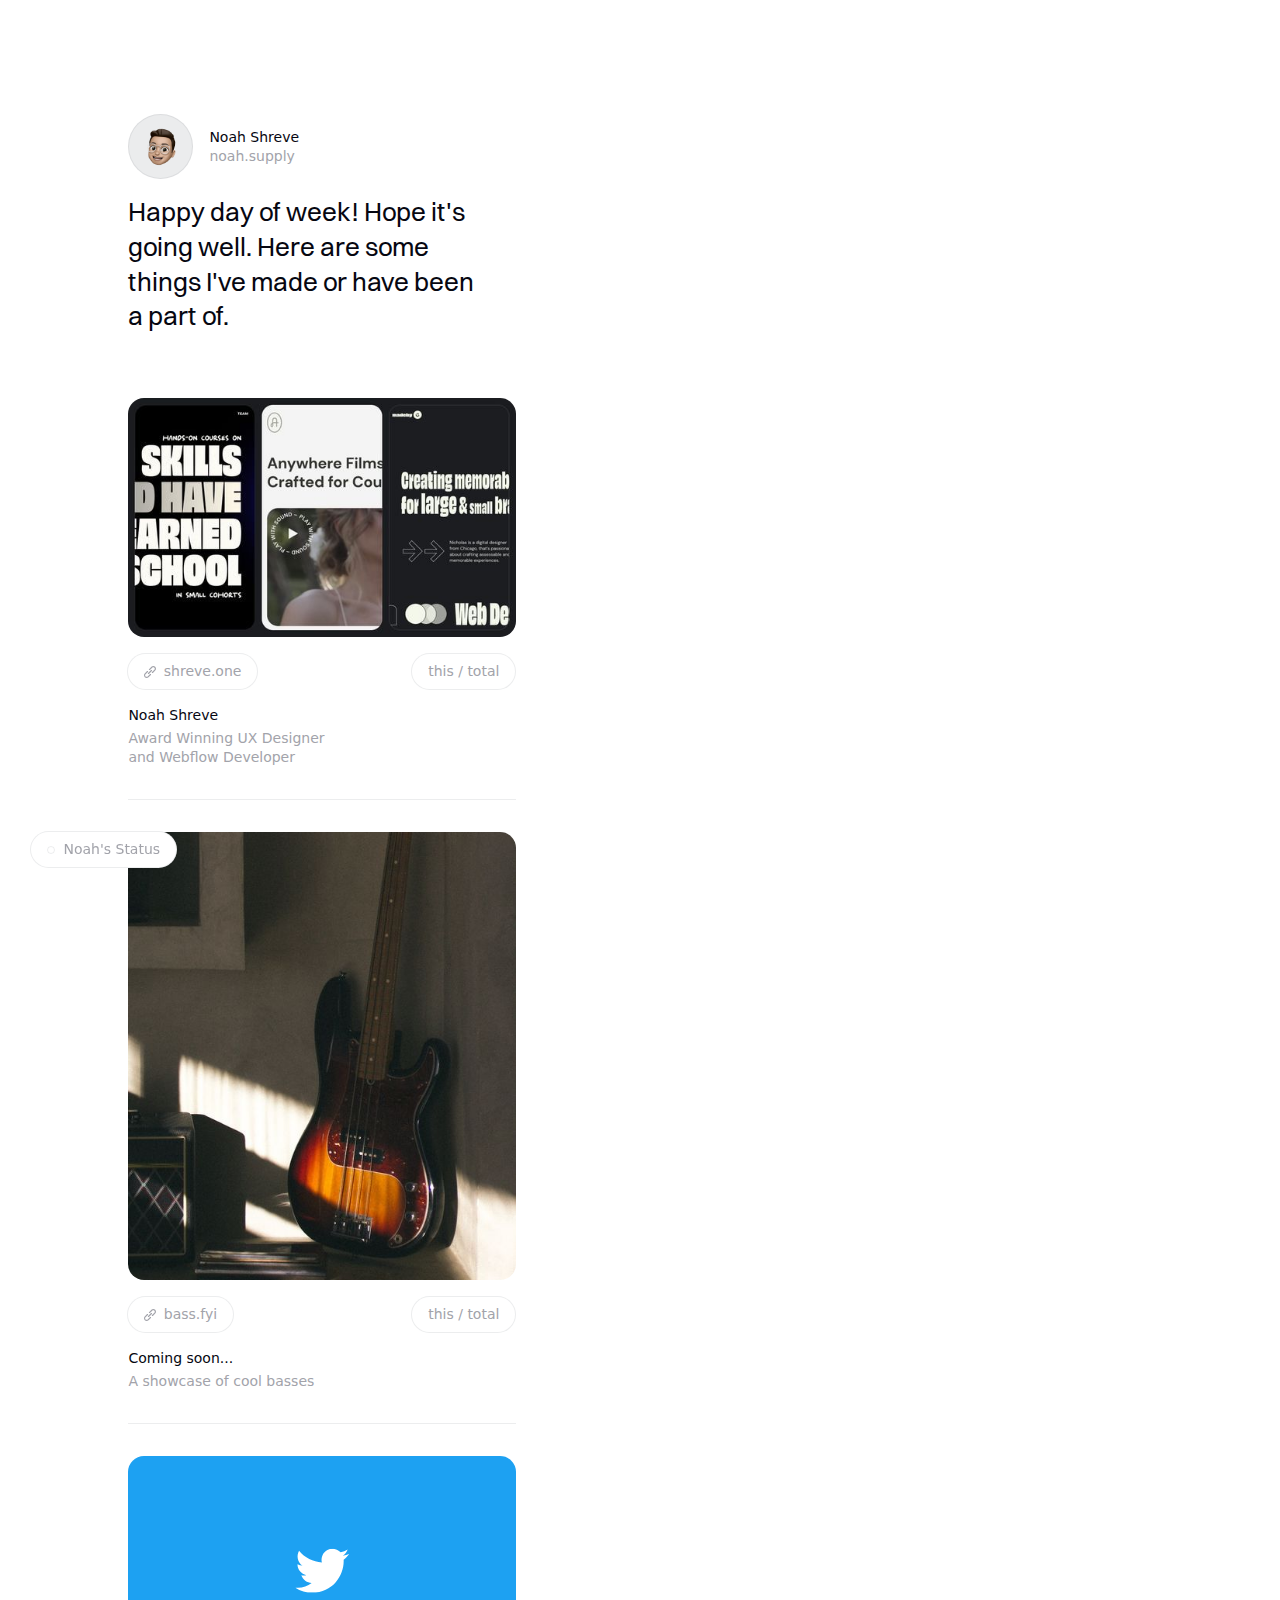
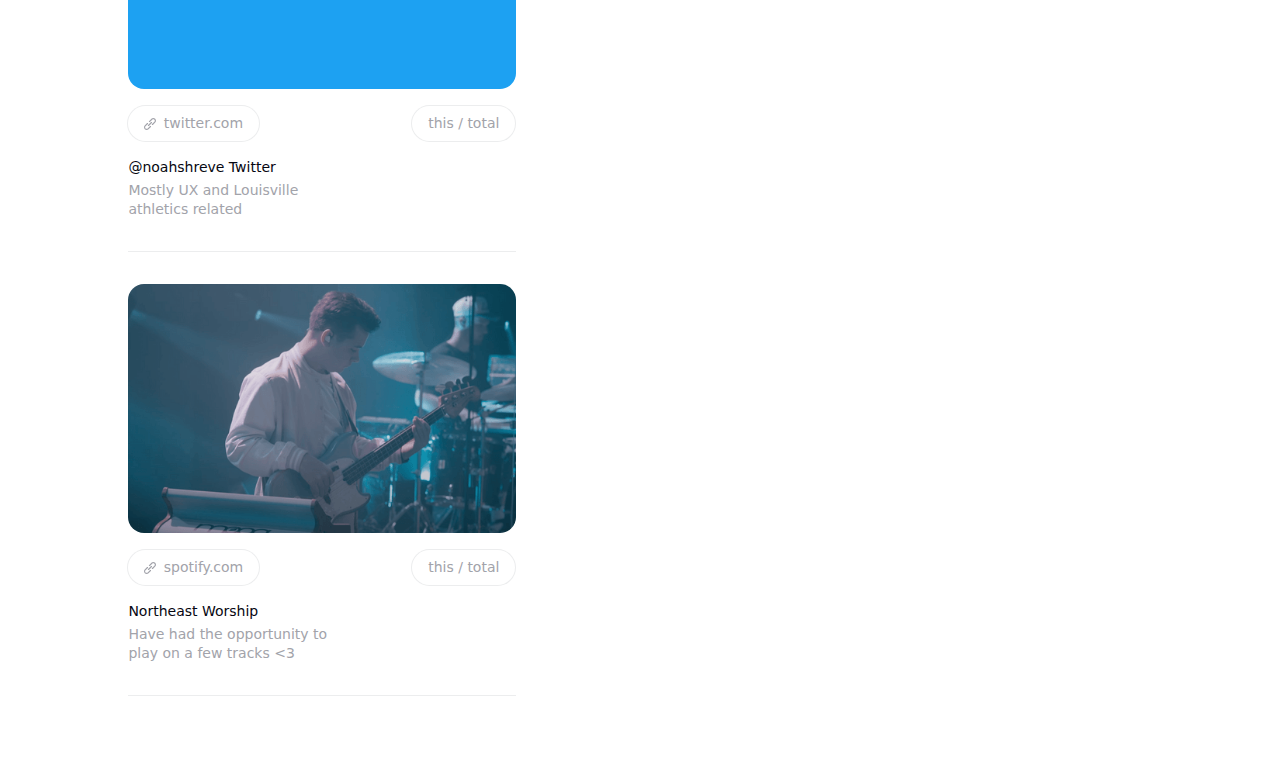
<file: index.html>
<!DOCTYPE html><!--  This site was created in Webflow. https://www.webflow.com  -->
<!--  Last Published: Tue Jan 17 2023 17:04:52 GMT+0000 (Coordinated Universal Time)  -->
<html data-wf-page="63bf936d256493e77fc8dac1" data-wf-site="63bf936d256493dd9cc8dac2">
<head>
  <meta charset="utf-8">
  <title>noah.supply</title>
  <meta content="A hodgepodge of links to different things I’ve created or been a part of." name="description">
  <meta content="noah.supply" property="og:title">
  <meta content="A hodgepodge of links to different things I’ve created or been a part of." property="og:description">
  <meta content="https://uploads-ssl.webflow.com/63bf936d256493dd9cc8dac2/63c0f08263fad47c6fbc7101_opengraph.svg" property="og:image">
  <meta content="noah.supply" property="twitter:title">
  <meta content="A hodgepodge of links to different things I’ve created or been a part of." property="twitter:description">
  <meta content="https://uploads-ssl.webflow.com/63bf936d256493dd9cc8dac2/63c0f08263fad47c6fbc7101_opengraph.svg" property="twitter:image">
  <meta property="og:type" content="website">
  <meta content="summary_large_image" name="twitter:card">
  <meta content="width=device-width, initial-scale=1" name="viewport">
  <meta content="Webflow" name="generator">
  <link href="css/normalize.css" rel="stylesheet" type="text/css">
  <link href="css/webflow.css" rel="stylesheet" type="text/css">
  <link href="css/noah-links.webflow.css" rel="stylesheet" type="text/css">
  <!-- [if lt IE 9]><script src="https://cdnjs.cloudflare.com/ajax/libs/html5shiv/3.7.3/html5shiv.min.js" type="text/javascript"></script><![endif] -->
  <script type="text/javascript">!function(o,c){var n=c.documentElement,t=" w-mod-";n.className+=t+"js",("ontouchstart"in o||o.DocumentTouch&&c instanceof DocumentTouch)&&(n.className+=t+"touch")}(window,document);</script>
  <link href="images/favicon.png" rel="shortcut icon" type="image/x-icon">
  <link href="images/webclip.png" rel="apple-touch-icon">
  <link rel="stylesheet" type="text/css" href="https://dl.dropboxusercontent.com/s/v6s6ujl4tj0jhl9/awake.css?raw=1">
  <style>.link-img {pointer-events: none;}</style>
</head>
<body>
  <div class="page-wrapper">
    <div class="global">
      <div class="styles w-embed">
        <style>
/* PROJECT STYLES */
/*Colors*/
:root {
  --dark-bg: #1A1C1F;
  --dark-white: #F1F2F5;
  --dark-grey: #727274;
  --dark-grey-transparent: rgba(114, 114, 116, 0.2);
}
/* Text Selection*/
::selection {background: #FF6725; color: #fff; text-shadow: none;}
/* GLOBAL STYLES */
html {
 text-rendering: optimizeLegibility;
 -moz-osx-font-smoothing: grayscale;
 font-smoothing: antialiased;
 -webkit-font-smoothing: antialiased;
}
‍
input[type=text] {  
   -webkit-appearance: none;
   -moz-appearance: none;
   appearance: none;
   -webkit-border-radius:0px;
}
input[type=email] {  
   -webkit-appearance: none;
   -moz-appearance: none;
   appearance: none;
   -webkit-border-radius:0px;
}
input[type=textarea] {  
   -webkit-appearance: none;
   -moz-appearance: none;
   appearance: none;
   -webkit-border-radius:0px;
}
.w-dropdown-toggle {
 color:inherit;
 text-decoration:none;
}
.w-nav-link {
 color:inherit;
}
.w-nav-link.w--current {
color:inherit;
}
/* Get rid of top margin on first element in any rich text element */
.w-richtext > :not(div):first-child,
.w-richtext > div:first-child > :first-child {
	margin-top: 0 !important;
}
/* Get rid of bottom margin on last element in any rich text element */
.w-richtext>:last-child, .w-richtext ol li:last-child, .w-richtext ul li:last-child {
  margin-bottom: 0;
}
a {
 color: inherit;
}
@media (prefers-color-scheme: dark) {
	body, .awake-info {
		background-color: var(--dark-bg);
    color: var(--dark-white);
	}
  .pill {
  	background-color: var(--dark-bg);
  }
  .link-img {
  	border: 1px solid rgba(162, 163, 170, 0.2);
  }
  .memoji-container {background-color: #242729}
  .input-field {color: var(--dark-white);}
}
</style>
      </div>
    </div>
    <div class="page-content">
      <section class="section">
        <div class="container">
          <div class="profile">
            <div class="profile-img-contain">
              <div class="profile-img-height">
                <div class="memoji-container"><img src="images/memoji.png" loading="lazy" alt="" class="memoji"></div>
              </div>
            </div>
            <div class="profile-name">
              <p>Noah Shreve</p>
              <p class="light">noah.supply</p>
            </div>
          </div>
          <h1 class="intro-heading">Happy <span class="day">day of week</span>! Hope it&#x27;s going well. Here are some things I&#x27;ve made or have been a part of.</h1>
          <div class="links-container">
            <div class="link">
              <a href="https://www.shreve.one" target="_blank" class="img-link w-inline-block"><img src="images/opengraph.jpeg" loading="lazy" alt="" sizes="(max-width: 479px) 90vw, (max-width: 991px) 388px, 39vw" srcset="images/opengraph-p-500.jpeg 500w, images/opengraph-p-800.jpeg 800w, images/opengraph-p-1080.jpeg 1080w, images/opengraph-p-1600.jpeg 1600w, images/opengraph.jpeg 1734w" class="link-img"></a>
              <div class="link-meta">
                <a href="https://www.shreve.one" target="_blank" class="pill w-inline-block"><img src="images/Outline.svg" loading="lazy" alt="" class="link-icon">
                  <p>shreve.one</p>
                </a>
                <div class="pill is-static">
                  <p><span class="this">this</span> / <span class="total">total</span></p>
                </div>
              </div>
              <div class="link-info">
                <a href="https://www.shreve.one" target="_blank">Noah Shreve</a>
                <p class="description">Award Winning UX Designer and Webflow Developer</p>
              </div>
            </div>
            <div class="link">
              <a href="#" target="_blank" class="img-link w-inline-block"><img src="images/vinicius-amnx-amano-dK45slOi_Ds-unsplash.jpg" loading="lazy" alt="" sizes="(max-width: 479px) 90vw, (max-width: 991px) 388px, 39vw" srcset="images/vinicius-amnx-amano-dK45slOi_Ds-unsplash-p-500.jpg 500w, images/vinicius-amnx-amano-dK45slOi_Ds-unsplash-p-800.jpg 800w, images/vinicius-amnx-amano-dK45slOi_Ds-unsplash.jpg 800w" class="link-img"></a>
              <div class="link-meta">
                <a href="#" target="_blank" class="pill w-inline-block"><img src="images/Outline.svg" loading="lazy" alt="" class="link-icon">
                  <p>bass.fyi</p>
                </a>
                <div class="pill is-static">
                  <p><span class="this">this</span> / <span class="total">total</span></p>
                </div>
              </div>
              <div class="link-info">
                <a href="#" target="_blank">Coming soon...</a>
                <p class="description">A showcase of cool basses</p>
              </div>
            </div>
            <div class="link">
              <a href="https://twitter.com/noahshreve" target="_blank" class="img-link w-inline-block"><img src="images/twitter.svg" loading="lazy" alt="" class="link-img"></a>
              <div class="link-meta">
                <a href="https://twitter.com/noahshreve" target="_blank" class="pill w-inline-block"><img src="images/Outline.svg" loading="lazy" alt="" class="link-icon">
                  <p>twitter.com</p>
                </a>
                <div class="pill is-static">
                  <p><span class="this">this</span> / <span class="total">total</span></p>
                </div>
              </div>
              <div class="link-info">
                <a href="https://twitter.com/noahshreve" target="_blank">@noahshreve Twitter</a>
                <p class="description">Mostly UX and Louisville athletics related</p>
              </div>
            </div>
            <div class="link">
              <a href="https://open.spotify.com/artist/008lIbkMWcGa6R8dgLYfMk" target="_blank" class="img-link w-inline-block"><img src="images/CleanShot-2023-01-12-at-00.57.272x.png" loading="lazy" alt="" sizes="(max-width: 479px) 90vw, (max-width: 991px) 388px, 39vw" srcset="images/CleanShot-2023-01-12-at-00.57.272x-p-500.png 500w, images/CleanShot-2023-01-12-at-00.57.272x-p-800.png 800w, images/CleanShot-2023-01-12-at-00.57.272x.png 800w" class="link-img"></a>
              <div class="link-meta">
                <a href="https://open.spotify.com/artist/008lIbkMWcGa6R8dgLYfMk" target="_blank" class="pill w-inline-block"><img src="images/Outline.svg" loading="lazy" alt="" class="link-icon">
                  <p>spotify.com</p>
                </a>
                <div class="pill is-static">
                  <p><span class="this">this</span> / <span class="total">total</span></p>
                </div>
              </div>
              <div class="link-info">
                <a href="https://open.spotify.com/artist/008lIbkMWcGa6R8dgLYfMk" target="_blank">Northeast Worship</a>
                <p class="description">Have had the opportunity to play on a few tracks &lt;3</p>
              </div>
            </div>
          </div>
        </div>
      </section>
      <div class="awake-container">
        <div class="awake-info">
          <p>Noah is currently <span class="status-text">asleep</span>.</p>
          <p class="wake-text is-asleep">You probably should be too.</p>
          <p class="wake-text is-awake">What are you up to today?</p>
          <div id="daily-stuff" class="form-block w-form">
            <form id="wf-form-daily-stuff" name="wf-form-daily-stuff" data-name="daily-stuff" method="get" action="https://submit-form.com/TDn81kse" class="form"><input type="text" class="input-field w-input" maxlength="256" name="field" data-name="Field" placeholder="Today I am..." id="field" required="">
              <a href="#" class="arrow-submit w-inline-block"><img loading="lazy" src="images/Outline_1.svg" alt="" class="link-icon is-submit"></a>
            </form>
            <div class="success-block w-form-done">
              <div class="p">Hope your day is great :)</div>
            </div>
            <div class="error-block w-form-fail">
              <div>Oops! Looks like something messed up. Try telling me about your day again.</div>
            </div>
          </div>
        </div>
        <div class="pill is-status">
          <div class="awake-light"></div>
          <p>Noah&#x27;s Status</p>
        </div>
      </div>
    </div>
  </div>
  <script src="https://d3e54v103j8qbb.cloudfront.net/js/jquery-3.5.1.min.dc5e7f18c8.js?site=63bf936d256493dd9cc8dac2" type="text/javascript" integrity="sha256-9/aliU8dGd2tb6OSsuzixeV4y/faTqgFtohetphbbj0=" crossorigin="anonymous"></script>
  <script src="js/webflow.js" type="text/javascript"></script>
  <!-- [if lte IE 9]><script src="https://cdnjs.cloudflare.com/ajax/libs/placeholders/3.0.2/placeholders.min.js"></script><![endif] -->
  <script>
window.addEventListener("DOMContentLoaded", (event) => {
  if ($(".awake-light").css("background-color") == "rgb(121, 211, 98)") {
    $(".wake-text.is-asleep").css("display", "none");
    $(".status-text").text("awake");
  } else if ($(".awake-light").css("background-color") == "rgba(0, 0, 0, 0)") {
    $(".wake-text.is-awake").css("display", "none");
    $(".form-block").css("display", "none");
    $(".status-text").text("asleep");
  }
  $(".link").each(function (index) {
	let total = $(".link").length;
  let itemNumber = $(this).index() + 1;
  if (itemNumber < 10) {
    itemNumber = "0" + itemNumber;
  } else if (itemNumber < 99) {
    itemNumber = itemNumber;
  }
  if (total < 10) {
    total = "0" + total;
  }
  $(this).find(".total").text(total);
  $(this).find(".this").text(itemNumber);
});
$('.pill.is-status').on('click', function() {
  $('.awake-info').toggleClass('is-open');
});
$('.section').on('click', function() {
  $('.awake-info').removeClass('is-open');
});
$('.arrow-submit').on('click', function() {
  $('.submit-button').click();
});
const weekday = ["Sunday","Monday","Tuesday","Wednesday","Thursday","Friday","Saturday"];
const d = new Date();
let day = weekday[d.getDay()];
$(".day").text(day);
});
</script>
</body>
</html>
</file>
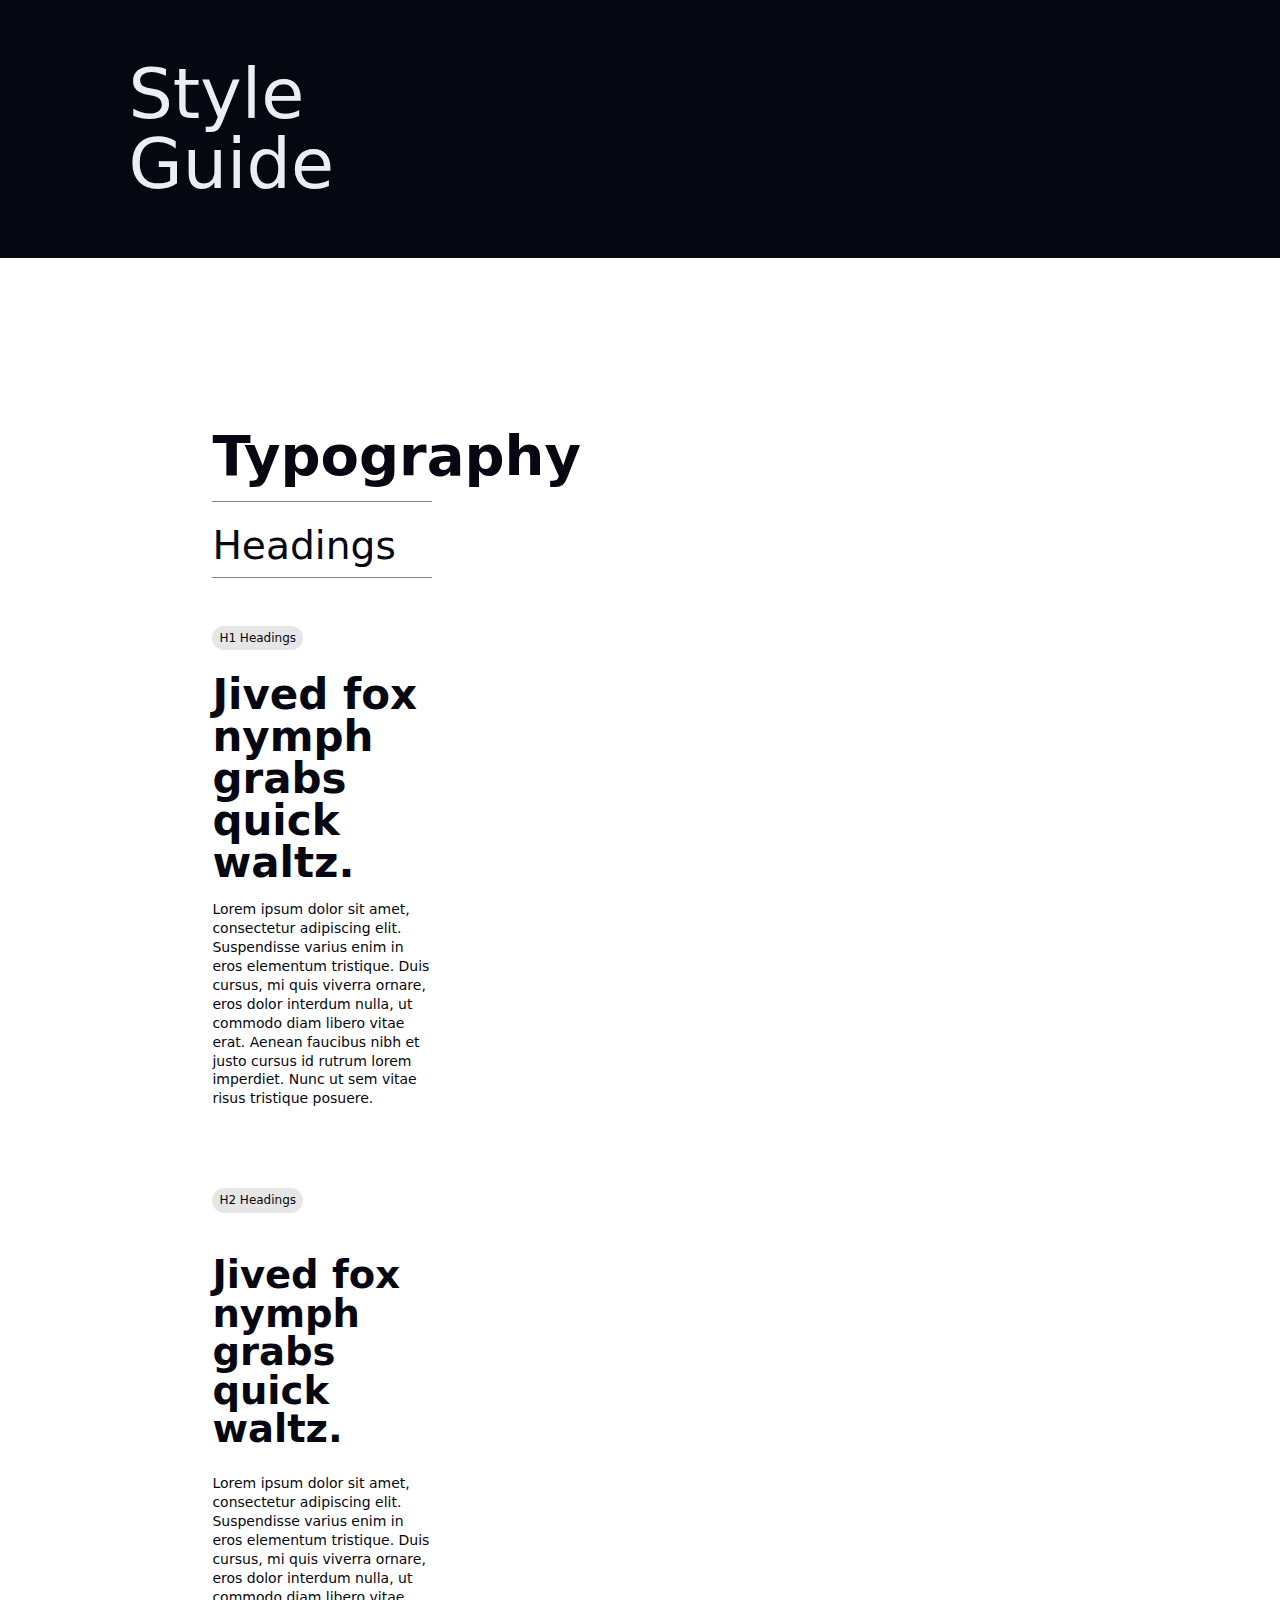
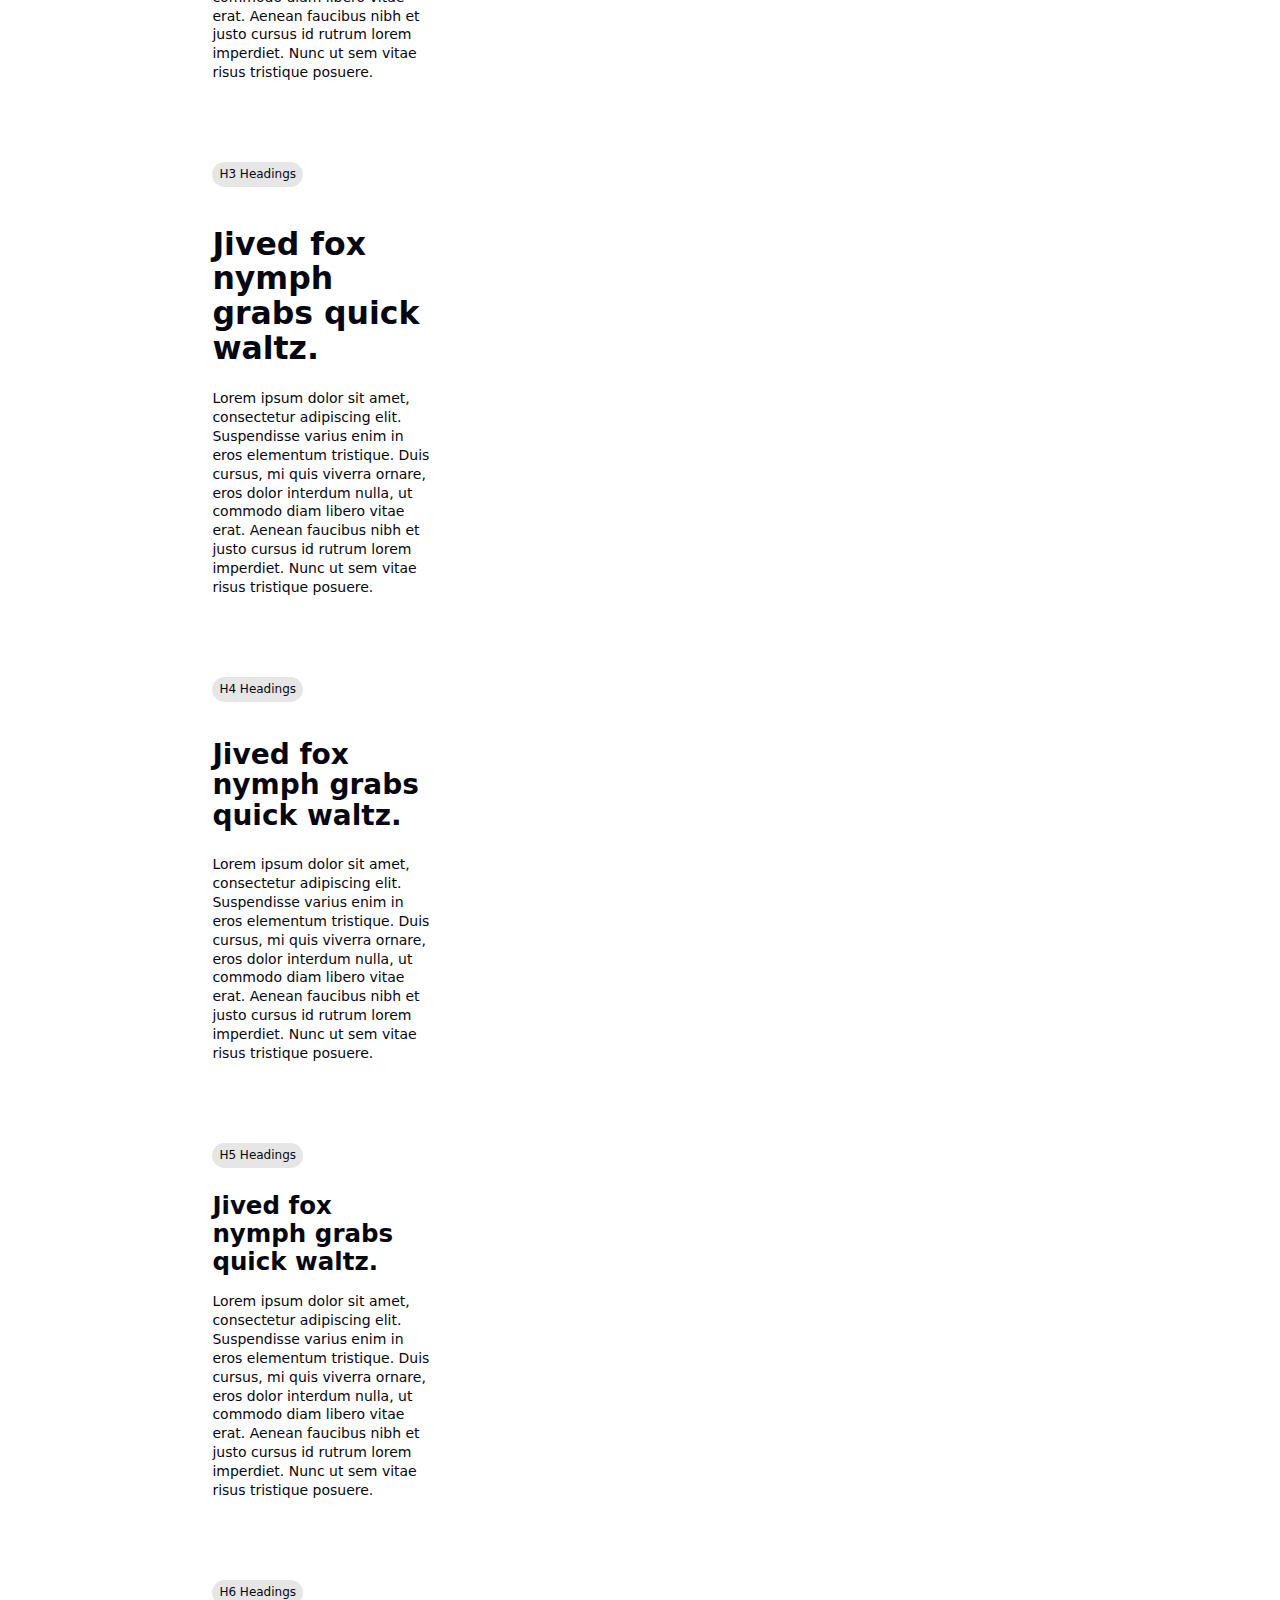
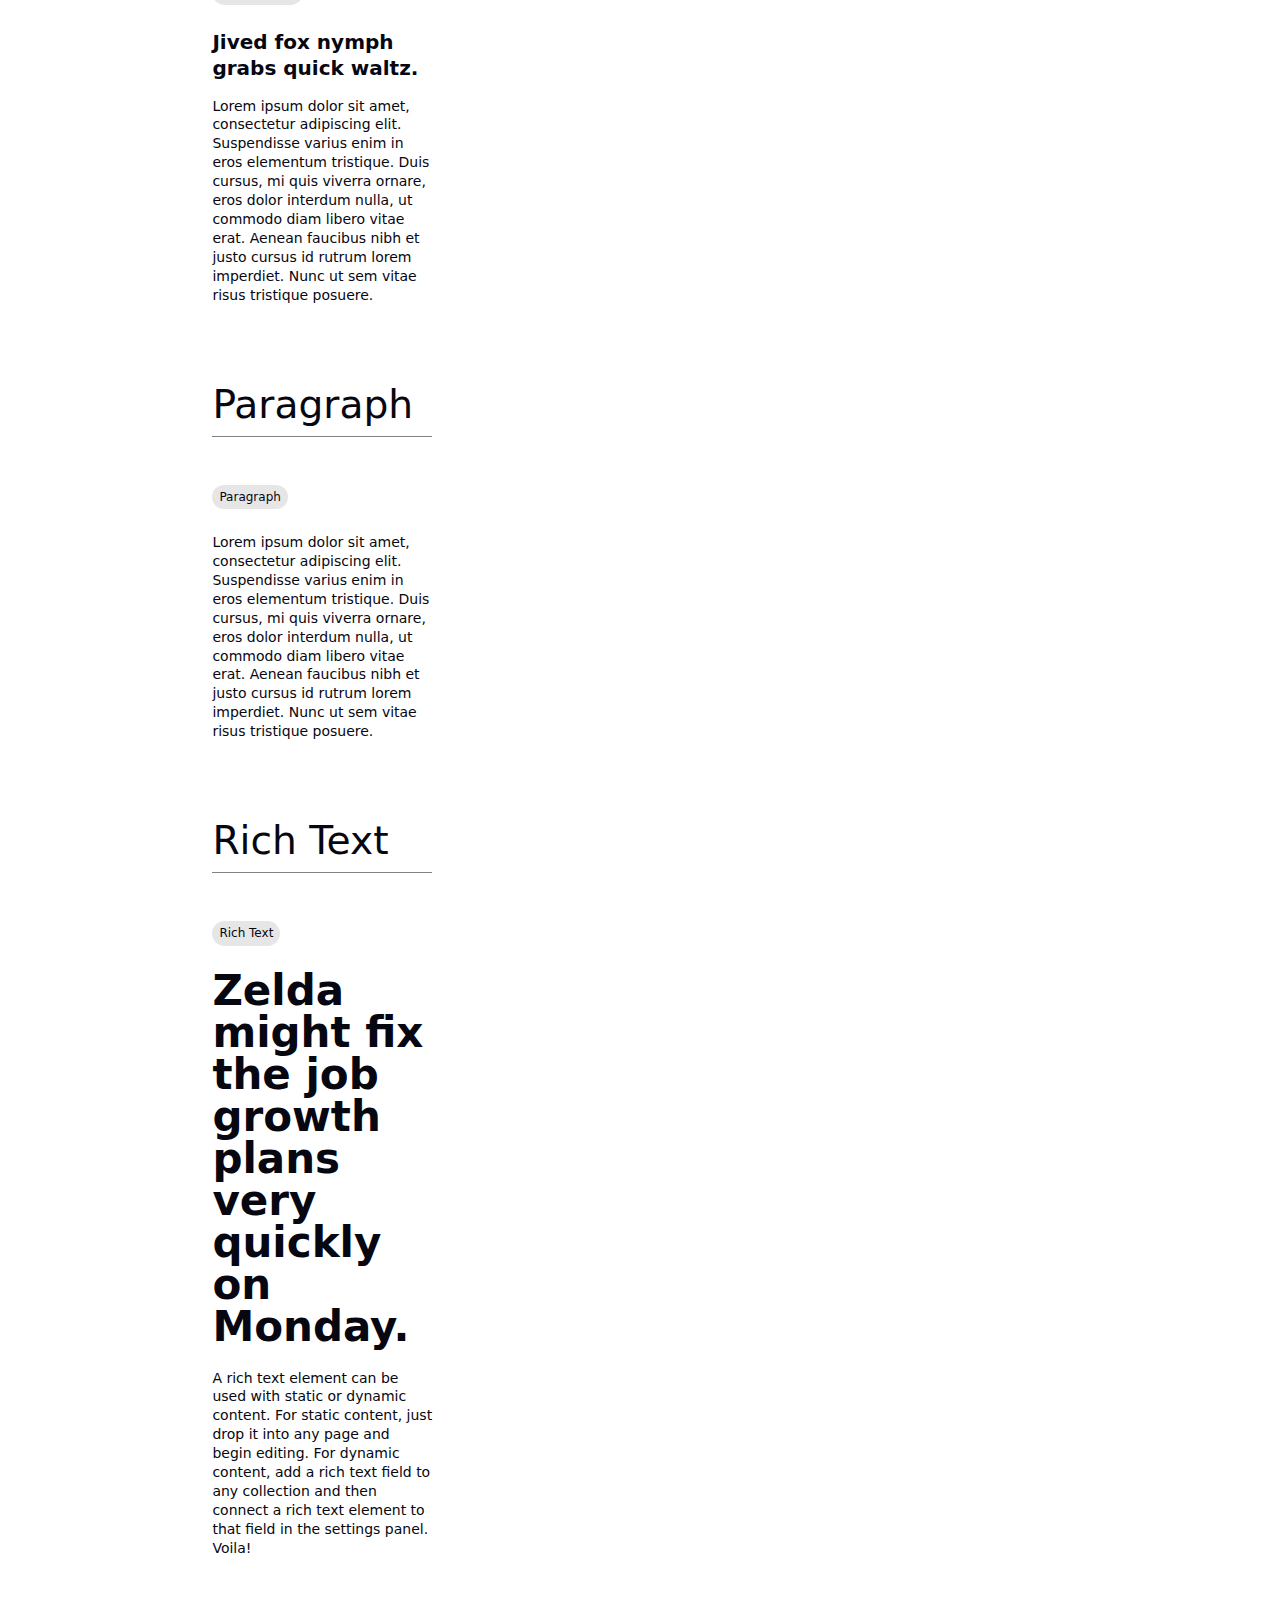
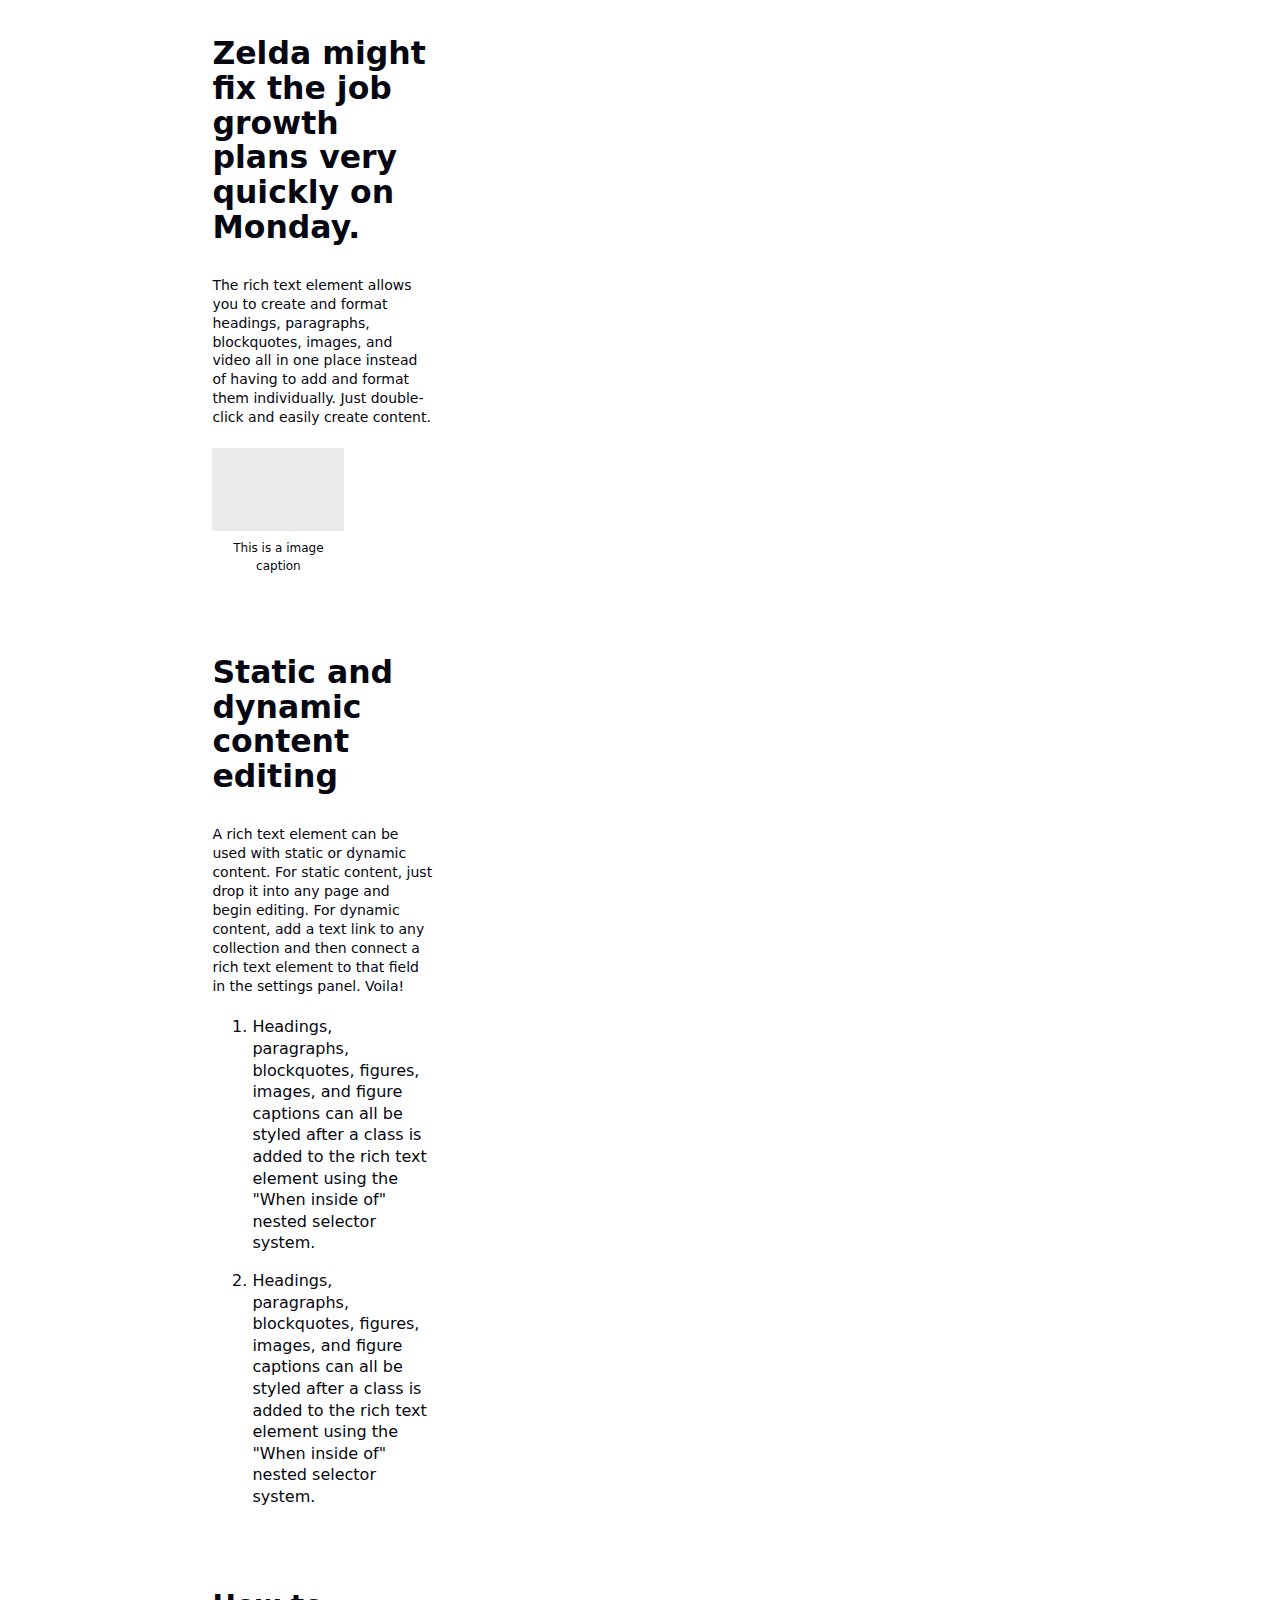
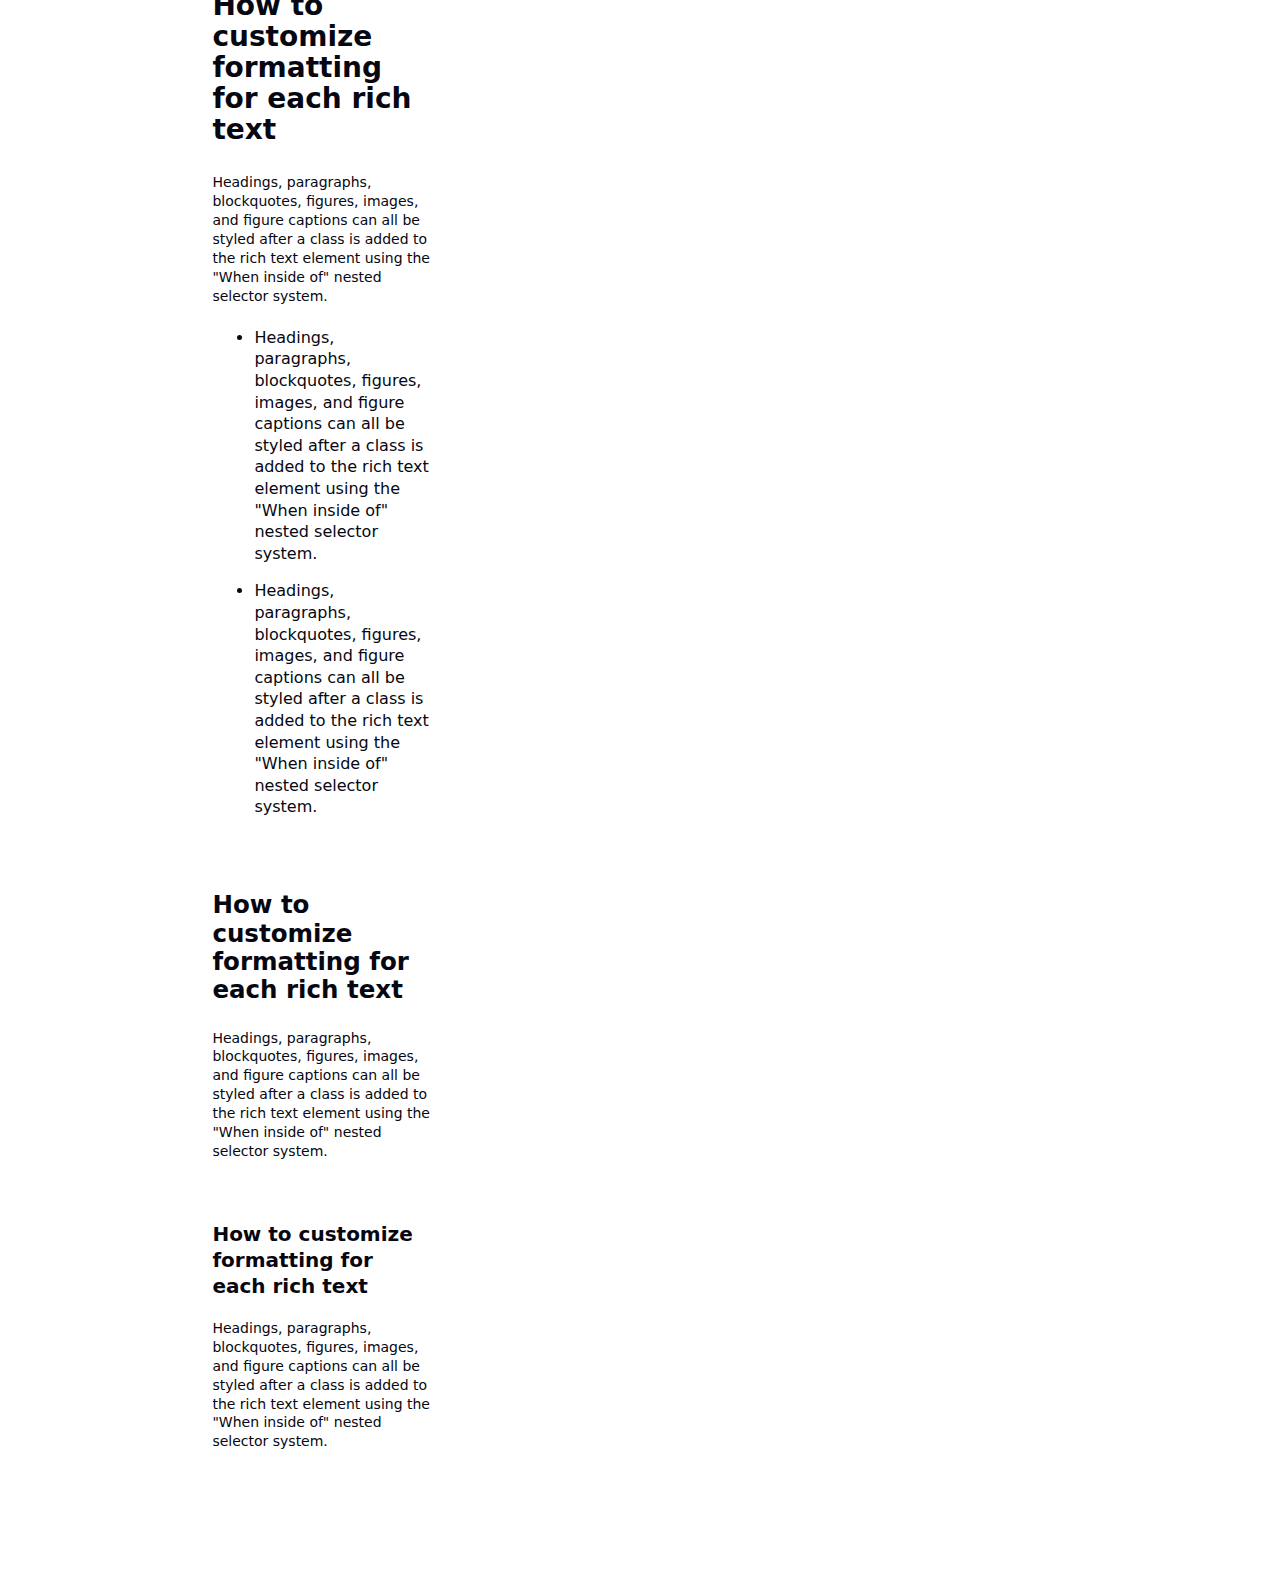
<file: style-guide.html>
<!DOCTYPE html><!--  This site was created in Webflow. https://www.webflow.com  -->
<!--  Last Published: Tue Jan 17 2023 17:04:52 GMT+0000 (Coordinated Universal Time)  -->
<html data-wf-page="63bf936d2564930309c8dac3" data-wf-site="63bf936d256493dd9cc8dac2">
<head>
  <meta charset="utf-8">
  <title>Style Guide</title>
  <meta content="Style Guide" property="og:title">
  <meta content="Style Guide" property="twitter:title">
  <meta content="width=device-width, initial-scale=1" name="viewport">
  <meta content="Webflow" name="generator">
  <link href="css/normalize.css" rel="stylesheet" type="text/css">
  <link href="css/webflow.css" rel="stylesheet" type="text/css">
  <link href="css/noah-links.webflow.css" rel="stylesheet" type="text/css">
  <!-- [if lt IE 9]><script src="https://cdnjs.cloudflare.com/ajax/libs/html5shiv/3.7.3/html5shiv.min.js" type="text/javascript"></script><![endif] -->
  <script type="text/javascript">!function(o,c){var n=c.documentElement,t=" w-mod-";n.className+=t+"js",("ontouchstart"in o||o.DocumentTouch&&c instanceof DocumentTouch)&&(n.className+=t+"touch")}(window,document);</script>
  <link href="images/favicon.png" rel="shortcut icon" type="image/x-icon">
  <link href="images/webclip.png" rel="apple-touch-icon">
</head>
<body>
  <div class="page-wrapper">
    <div class="global">
      <div class="styles w-embed">
        <style>
/* PROJECT STYLES */
/*Colors*/
:root {
  --dark-bg: #1A1C1F;
  --dark-white: #F1F2F5;
  --dark-grey: #727274;
  --dark-grey-transparent: rgba(114, 114, 116, 0.2);
}
/* Text Selection*/
::selection {background: #FF6725; color: #fff; text-shadow: none;}
/* GLOBAL STYLES */
html {
 text-rendering: optimizeLegibility;
 -moz-osx-font-smoothing: grayscale;
 font-smoothing: antialiased;
 -webkit-font-smoothing: antialiased;
}
‍
input[type=text] {  
   -webkit-appearance: none;
   -moz-appearance: none;
   appearance: none;
   -webkit-border-radius:0px;
}
input[type=email] {  
   -webkit-appearance: none;
   -moz-appearance: none;
   appearance: none;
   -webkit-border-radius:0px;
}
input[type=textarea] {  
   -webkit-appearance: none;
   -moz-appearance: none;
   appearance: none;
   -webkit-border-radius:0px;
}
.w-dropdown-toggle {
 color:inherit;
 text-decoration:none;
}
.w-nav-link {
 color:inherit;
}
.w-nav-link.w--current {
color:inherit;
}
/* Get rid of top margin on first element in any rich text element */
.w-richtext > :not(div):first-child,
.w-richtext > div:first-child > :first-child {
	margin-top: 0 !important;
}
/* Get rid of bottom margin on last element in any rich text element */
.w-richtext>:last-child, .w-richtext ol li:last-child, .w-richtext ul li:last-child {
  margin-bottom: 0;
}
a {
 color: inherit;
}
@media (prefers-color-scheme: dark) {
	body, .awake-info {
		background-color: var(--dark-bg);
    color: var(--dark-white);
	}
  .pill {
  	background-color: var(--dark-bg);
  }
  .link-img {
  	border: 1px solid rgba(162, 163, 170, 0.2);
  }
  .memoji-container {background-color: #242729}
  .input-field {color: var(--dark-white);}
}
</style>
      </div>
    </div>
    <div class="page-content">
      <section class="section sg-header">
        <div class="container">
          <h1 class="sg_heading">Style Guide</h1>
        </div>
      </section>
      <section class="section">
        <div class="container">
          <div class="sg-card">
            <h1 class="sg_heading sub">Typography</h1>
            <h1 class="sg_heading sub-2">Headings</h1>
            <div class="sg_type-section">
              <div class="sg_pill">
                <p class="sg_pill-text">H1 Headings</p>
              </div>
              <h1>Jived fox nymph grabs quick waltz.</h1>
              <p class="sg_placeholder-p">Lorem ipsum dolor sit amet, consectetur adipiscing elit. Suspendisse varius enim in eros elementum tristique. Duis cursus, mi quis viverra ornare, eros dolor interdum nulla, ut commodo diam libero vitae erat. Aenean faucibus nibh et justo cursus id rutrum lorem imperdiet. Nunc ut sem vitae risus tristique posuere.</p>
            </div>
            <div class="sg_type-section">
              <div class="sg_pill">
                <p class="sg_pill-text">H2 Headings</p>
              </div>
              <h2>Jived fox nymph grabs quick waltz.</h2>
              <p class="sg_placeholder-p">Lorem ipsum dolor sit amet, consectetur adipiscing elit. Suspendisse varius enim in eros elementum tristique. Duis cursus, mi quis viverra ornare, eros dolor interdum nulla, ut commodo diam libero vitae erat. Aenean faucibus nibh et justo cursus id rutrum lorem imperdiet. Nunc ut sem vitae risus tristique posuere.</p>
            </div>
            <div class="sg_type-section">
              <div class="sg_pill">
                <p class="sg_pill-text">H3 Headings</p>
              </div>
              <h3>Jived fox nymph grabs quick waltz.</h3>
              <p class="sg_placeholder-p">Lorem ipsum dolor sit amet, consectetur adipiscing elit. Suspendisse varius enim in eros elementum tristique. Duis cursus, mi quis viverra ornare, eros dolor interdum nulla, ut commodo diam libero vitae erat. Aenean faucibus nibh et justo cursus id rutrum lorem imperdiet. Nunc ut sem vitae risus tristique posuere.</p>
            </div>
            <div class="sg_type-section">
              <div class="sg_pill">
                <p class="sg_pill-text">H4 Headings</p>
              </div>
              <h4>Jived fox nymph grabs quick waltz.</h4>
              <p class="sg_placeholder-p">Lorem ipsum dolor sit amet, consectetur adipiscing elit. Suspendisse varius enim in eros elementum tristique. Duis cursus, mi quis viverra ornare, eros dolor interdum nulla, ut commodo diam libero vitae erat. Aenean faucibus nibh et justo cursus id rutrum lorem imperdiet. Nunc ut sem vitae risus tristique posuere.</p>
            </div>
            <div class="sg_type-section">
              <div class="sg_pill">
                <p class="sg_pill-text">H5 Headings</p>
              </div>
              <h5>Jived fox nymph grabs quick waltz.</h5>
              <p class="sg_placeholder-p">Lorem ipsum dolor sit amet, consectetur adipiscing elit. Suspendisse varius enim in eros elementum tristique. Duis cursus, mi quis viverra ornare, eros dolor interdum nulla, ut commodo diam libero vitae erat. Aenean faucibus nibh et justo cursus id rutrum lorem imperdiet. Nunc ut sem vitae risus tristique posuere.</p>
            </div>
            <div class="sg_type-section">
              <div class="sg_pill">
                <p class="sg_pill-text">H6 Headings</p>
              </div>
              <h6>Jived fox nymph grabs quick waltz.</h6>
              <p class="sg_placeholder-p">Lorem ipsum dolor sit amet, consectetur adipiscing elit. Suspendisse varius enim in eros elementum tristique. Duis cursus, mi quis viverra ornare, eros dolor interdum nulla, ut commodo diam libero vitae erat. Aenean faucibus nibh et justo cursus id rutrum lorem imperdiet. Nunc ut sem vitae risus tristique posuere.</p>
            </div>
            <h1 class="sg_heading sub-2">Paragraph</h1>
            <div class="sg_type-section">
              <div class="sg_pill">
                <p class="sg_pill-text">Paragraph</p>
              </div>
              <p>Lorem ipsum dolor sit amet, consectetur adipiscing elit. Suspendisse varius enim in eros elementum tristique. Duis cursus, mi quis viverra ornare, eros dolor interdum nulla, ut commodo diam libero vitae erat. Aenean faucibus nibh et justo cursus id rutrum lorem imperdiet. Nunc ut sem vitae risus tristique posuere.</p>
            </div>
            <h1 class="sg_heading sub-2">Rich Text</h1>
            <div class="sg_type-section">
              <div class="sg_pill">
                <p class="sg_pill-text">Rich Text</p>
              </div>
              <div class="rich-text w-richtext">
                <h1>Zelda might fix the job growth plans very quickly on Monday.</h1>
                <p>A rich text element can be used with static or dynamic content. For static content, just drop it into any page and begin editing. For dynamic content, add a rich text field to any collection and then connect a rich text element to that field in the settings panel. Voila!</p>
                <h3>Zelda might fix the job growth plans very quickly on Monday.</h3>
                <p>The rich text element allows you to create and format headings, paragraphs, blockquotes, images, and video all in one place instead of having to add and format them individually. Just double-click and easily create content.</p>
                <figure style="max-width:" class="w-richtext-align-normal">
                  <div><img src="images/630c5c151a74262d49f60b65_61b07b9c9a5eb9b0740e586a_placeholder-image.png" alt=""></div>
                  <figcaption>This is a image caption</figcaption>
                </figure>
                <h3>Static and dynamic content editing</h3>
                <p>A rich text element can be used with static or dynamic content. For static content, just drop it into any page and begin editing. For dynamic content, add a <a href="http://webflow.com/">text link</a> to any collection and then connect a rich text element to that field in the settings panel. Voila!</p>
                <ol role="list">
                  <li>Headings, paragraphs, blockquotes, figures, images, and figure captions can all be styled after a class is added to the rich text element using the &quot;When inside of&quot; nested selector system.</li>
                  <li>Headings, paragraphs, blockquotes, figures, images, and figure captions can all be styled after a class is added to the rich text element using the &quot;When inside of&quot; nested selector system.</li>
                </ol>
                <h4>How to customize formatting for each rich text</h4>
                <p>Headings, paragraphs, blockquotes, figures, images, and figure captions can all be styled after a class is added to the rich text element using the &quot;When inside of&quot; nested selector system.</p>
                <ul role="list">
                  <li>Headings, paragraphs, blockquotes, figures, images, and figure captions can all be styled after a class is added to the rich text element using the &quot;When inside of&quot; nested selector system.</li>
                  <li>Headings, paragraphs, blockquotes, figures, images, and figure captions can all be styled after a class is added to the rich text element using the &quot;When inside of&quot; nested selector system.</li>
                </ul>
                <h5>How to customize formatting for each rich text</h5>
                <p>Headings, paragraphs, blockquotes, figures, images, and figure captions can all be styled after a class is added to the rich text element using the &quot;When inside of&quot; nested selector system.</p>
                <h6>How to customize formatting for each rich text</h6>
                <p>Headings, paragraphs, blockquotes, figures, images, and figure captions can all be styled after a class is added to the rich text element using the &quot;When inside of&quot; nested selector system.</p>
              </div>
            </div>
          </div>
        </div>
      </section>
    </div>
  </div>
  <script src="https://d3e54v103j8qbb.cloudfront.net/js/jquery-3.5.1.min.dc5e7f18c8.js?site=63bf936d256493dd9cc8dac2" type="text/javascript" integrity="sha256-9/aliU8dGd2tb6OSsuzixeV4y/faTqgFtohetphbbj0=" crossorigin="anonymous"></script>
  <script src="js/webflow.js" type="text/javascript"></script>
  <!-- [if lte IE 9]><script src="https://cdnjs.cloudflare.com/ajax/libs/placeholders/3.0.2/placeholders.min.js"></script><![endif] -->
</body>
</html>
</file>
<file: css/webflow.css>
@font-face {
  font-family: 'webflow-icons';
  src: url("[data-uri]") format('truetype');
  font-weight: normal;
  font-style: normal;
}
[class^="w-icon-"],
[class*=" w-icon-"] {
  /* use !important to prevent issues with browser extensions that change fonts */
  font-family: 'webflow-icons' !important;
  speak: none;
  font-style: normal;
  font-weight: normal;
  font-variant: normal;
  text-transform: none;
  line-height: 1;
  /* Better Font Rendering =========== */
  -webkit-font-smoothing: antialiased;
  -moz-osx-font-smoothing: grayscale;
}
.w-icon-slider-right:before {
  content: "\e600";
}
.w-icon-slider-left:before {
  content: "\e601";
}
.w-icon-nav-menu:before {
  content: "\e602";
}
.w-icon-arrow-down:before,
.w-icon-dropdown-toggle:before {
  content: "\e603";
}
.w-icon-file-upload-remove:before {
  content: "\e900";
}
.w-icon-file-upload-icon:before {
  content: "\e903";
}
* {
  -webkit-box-sizing: border-box;
  -moz-box-sizing: border-box;
  box-sizing: border-box;
}
html {
  height: 100%;
}
body {
  margin: 0;
  min-height: 100%;
  background-color: #fff;
  font-family: Arial, sans-serif;
  font-size: 14px;
  line-height: 20px;
  color: #333;
}
img {
  max-width: 100%;
  vertical-align: middle;
  display: inline-block;
}
html.w-mod-touch * {
  background-attachment: scroll !important;
}
.w-block {
  display: block;
}
.w-inline-block {
  max-width: 100%;
  display: inline-block;
}
.w-clearfix:before,
.w-clearfix:after {
  content: " ";
  display: table;
  grid-column-start: 1;
  grid-row-start: 1;
  grid-column-end: 2;
  grid-row-end: 2;
}
.w-clearfix:after {
  clear: both;
}
.w-hidden {
  display: none;
}
.w-button {
  display: inline-block;
  padding: 9px 15px;
  background-color: #3898EC;
  color: white;
  border: 0;
  line-height: inherit;
  text-decoration: none;
  cursor: pointer;
  border-radius: 0;
}
input.w-button {
  -webkit-appearance: button;
}
html[data-w-dynpage] [data-w-cloak] {
  color: transparent !important;
}
.w-webflow-badge,
.w-webflow-badge * {
  position: static;
  left: auto;
  top: auto;
  right: auto;
  bottom: auto;
  z-index: auto;
  display: block;
  visibility: visible;
  overflow: visible;
  overflow-x: visible;
  overflow-y: visible;
  box-sizing: border-box;
  width: auto;
  height: auto;
  max-height: none;
  max-width: none;
  min-height: 0;
  min-width: 0;
  margin: 0;
  padding: 0;
  float: none;
  clear: none;
  border: 0 none transparent;
  border-radius: 0;
  background: none;
  background-image: none;
  background-position: 0% 0%;
  background-size: auto auto;
  background-repeat: repeat;
  background-origin: padding-box;
  background-clip: border-box;
  background-attachment: scroll;
  background-color: transparent;
  box-shadow: none;
  opacity: 1;
  transform: none;
  transition: none;
  direction: ltr;
  font-family: inherit;
  font-weight: inherit;
  color: inherit;
  font-size: inherit;
  line-height: inherit;
  font-style: inherit;
  font-variant: inherit;
  text-align: inherit;
  letter-spacing: inherit;
  text-decoration: inherit;
  text-indent: 0;
  text-transform: inherit;
  list-style-type: disc;
  text-shadow: none;
  font-smoothing: auto;
  vertical-align: baseline;
  cursor: inherit;
  white-space: inherit;
  word-break: normal;
  word-spacing: normal;
  word-wrap: normal;
}
.w-webflow-badge {
  position: fixed !important;
  display: inline-block !important;
  visibility: visible !important;
  z-index: 2147483647 !important;
  top: auto !important;
  right: 12px !important;
  bottom: 12px !important;
  left: auto !important;
  color: #AAADB0 !important;
  background-color: #fff !important;
  border-radius: 3px !important;
  padding: 6px 8px 6px 6px !important;
  font-size: 12px !important;
  opacity: 1 !important;
  line-height: 14px !important;
  text-decoration: none !important;
  transform: none !important;
  margin: 0 !important;
  width: auto !important;
  height: auto !important;
  overflow: visible !important;
  white-space: nowrap;
  box-shadow: 0 0 0 1px rgba(0, 0, 0, 0.1), 0px 1px 3px rgba(0, 0, 0, 0.1);
  cursor: pointer;
}
.w-webflow-badge > img {
  display: inline-block !important;
  visibility: visible !important;
  opacity: 1 !important;
  vertical-align: middle !important;
}
h1,
h2,
h3,
h4,
h5,
h6 {
  font-weight: bold;
  margin-bottom: 10px;
}
h1 {
  font-size: 38px;
  line-height: 44px;
  margin-top: 20px;
}
h2 {
  font-size: 32px;
  line-height: 36px;
  margin-top: 20px;
}
h3 {
  font-size: 24px;
  line-height: 30px;
  margin-top: 20px;
}
h4 {
  font-size: 18px;
  line-height: 24px;
  margin-top: 10px;
}
h5 {
  font-size: 14px;
  line-height: 20px;
  margin-top: 10px;
}
h6 {
  font-size: 12px;
  line-height: 18px;
  margin-top: 10px;
}
p {
  margin-top: 0;
  margin-bottom: 10px;
}
blockquote {
  margin: 0 0 10px 0;
  padding: 10px 20px;
  border-left: 5px solid #E2E2E2;
  font-size: 18px;
  line-height: 22px;
}
figure {
  margin: 0;
  margin-bottom: 10px;
}
figcaption {
  margin-top: 5px;
  text-align: center;
}
ul,
ol {
  margin-top: 0px;
  margin-bottom: 10px;
  padding-left: 40px;
}
.w-list-unstyled {
  padding-left: 0;
  list-style: none;
}
.w-embed:before,
.w-embed:after {
  content: " ";
  display: table;
  grid-column-start: 1;
  grid-row-start: 1;
  grid-column-end: 2;
  grid-row-end: 2;
}
.w-embed:after {
  clear: both;
}
.w-video {
  width: 100%;
  position: relative;
  padding: 0;
}
.w-video iframe,
.w-video object,
.w-video embed {
  position: absolute;
  top: 0;
  left: 0;
  width: 100%;
  height: 100%;
  border: none;
}
fieldset {
  padding: 0;
  margin: 0;
  border: 0;
}
button,
[type='button'],
[type='reset'] {
  border: 0;
  cursor: pointer;
  -webkit-appearance: button;
}
.w-form {
  margin: 0 0 15px;
}
.w-form-done {
  display: none;
  padding: 20px;
  text-align: center;
  background-color: #dddddd;
}
.w-form-fail {
  display: none;
  margin-top: 10px;
  padding: 10px;
  background-color: #ffdede;
}
label {
  display: block;
  margin-bottom: 5px;
  font-weight: bold;
}
.w-input,
.w-select {
  display: block;
  width: 100%;
  height: 38px;
  padding: 8px 12px;
  margin-bottom: 10px;
  font-size: 14px;
  line-height: 1.42857143;
  color: #333333;
  vertical-align: middle;
  background-color: #ffffff;
  border: 1px solid #cccccc;
}
.w-input:-moz-placeholder,
.w-select:-moz-placeholder {
  color: #999;
}
.w-input::-moz-placeholder,
.w-select::-moz-placeholder {
  color: #999;
  opacity: 1;
}
.w-input:-ms-input-placeholder,
.w-select:-ms-input-placeholder {
  color: #999;
}
.w-input::-webkit-input-placeholder,
.w-select::-webkit-input-placeholder {
  color: #999;
}
.w-input:focus,
.w-select:focus {
  border-color: #3898EC;
  outline: 0;
}
.w-input[disabled],
.w-select[disabled],
.w-input[readonly],
.w-select[readonly],
fieldset[disabled] .w-input,
fieldset[disabled] .w-select {
  cursor: not-allowed;
}
.w-input[disabled]:not(.w-input-disabled),
.w-select[disabled]:not(.w-input-disabled),
.w-input[readonly],
.w-select[readonly],
fieldset[disabled]:not(.w-input-disabled) .w-input,
fieldset[disabled]:not(.w-input-disabled) .w-select {
  background-color: #eeeeee;
}
textarea.w-input,
textarea.w-select {
  height: auto;
}
.w-select {
  background-color: #f3f3f3;
}
.w-select[multiple] {
  height: auto;
}
.w-form-label {
  display: inline-block;
  cursor: pointer;
  font-weight: normal;
  margin-bottom: 0px;
}
.w-radio {
  display: block;
  margin-bottom: 5px;
  padding-left: 20px;
}
.w-radio:before,
.w-radio:after {
  content: " ";
  display: table;
  grid-column-start: 1;
  grid-row-start: 1;
  grid-column-end: 2;
  grid-row-end: 2;
}
.w-radio:after {
  clear: both;
}
.w-radio-input {
  margin: 4px 0 0;
  margin-top: 1px \9;
  line-height: normal;
  float: left;
  margin-left: -20px;
}
.w-radio-input {
  margin-top: 3px;
}
.w-file-upload {
  display: block;
  margin-bottom: 10px;
}
.w-file-upload-input {
  width: 0.1px;
  height: 0.1px;
  opacity: 0;
  overflow: hidden;
  position: absolute;
  z-index: -100;
}
.w-file-upload-default,
.w-file-upload-uploading,
.w-file-upload-success {
  display: inline-block;
  color: #333333;
}
.w-file-upload-error {
  display: block;
  margin-top: 10px;
}
.w-file-upload-default.w-hidden,
.w-file-upload-uploading.w-hidden,
.w-file-upload-error.w-hidden,
.w-file-upload-success.w-hidden {
  display: none;
}
.w-file-upload-uploading-btn {
  display: flex;
  font-size: 14px;
  font-weight: normal;
  cursor: pointer;
  margin: 0;
  padding: 8px 12px;
  border: 1px solid #cccccc;
  background-color: #fafafa;
}
.w-file-upload-file {
  display: flex;
  flex-grow: 1;
  justify-content: space-between;
  margin: 0;
  padding: 8px 9px 8px 11px;
  border: 1px solid #cccccc;
  background-color: #fafafa;
}
.w-file-upload-file-name {
  font-size: 14px;
  font-weight: normal;
  display: block;
}
.w-file-remove-link {
  margin-top: 3px;
  margin-left: 10px;
  width: auto;
  height: auto;
  padding: 3px;
  display: block;
  cursor: pointer;
}
.w-icon-file-upload-remove {
  margin: auto;
  font-size: 10px;
}
.w-file-upload-error-msg {
  display: inline-block;
  color: #ea384c;
  padding: 2px 0;
}
.w-file-upload-info {
  display: inline-block;
  line-height: 38px;
  padding: 0 12px;
}
.w-file-upload-label {
  display: inline-block;
  font-size: 14px;
  font-weight: normal;
  cursor: pointer;
  margin: 0;
  padding: 8px 12px;
  border: 1px solid #cccccc;
  background-color: #fafafa;
}
.w-icon-file-upload-icon,
.w-icon-file-upload-uploading {
  display: inline-block;
  margin-right: 8px;
  width: 20px;
}
.w-icon-file-upload-uploading {
  height: 20px;
}
.w-container {
  margin-left: auto;
  margin-right: auto;
  max-width: 940px;
}
.w-container:before,
.w-container:after {
  content: " ";
  display: table;
  grid-column-start: 1;
  grid-row-start: 1;
  grid-column-end: 2;
  grid-row-end: 2;
}
.w-container:after {
  clear: both;
}
.w-container .w-row {
  margin-left: -10px;
  margin-right: -10px;
}
.w-row:before,
.w-row:after {
  content: " ";
  display: table;
  grid-column-start: 1;
  grid-row-start: 1;
  grid-column-end: 2;
  grid-row-end: 2;
}
.w-row:after {
  clear: both;
}
.w-row .w-row {
  margin-left: 0;
  margin-right: 0;
}
.w-col {
  position: relative;
  float: left;
  width: 100%;
  min-height: 1px;
  padding-left: 10px;
  padding-right: 10px;
}
.w-col .w-col {
  padding-left: 0;
  padding-right: 0;
}
.w-col-1 {
  width: 8.33333333%;
}
.w-col-2 {
  width: 16.66666667%;
}
.w-col-3 {
  width: 25%;
}
.w-col-4 {
  width: 33.33333333%;
}
.w-col-5 {
  width: 41.66666667%;
}
.w-col-6 {
  width: 50%;
}
.w-col-7 {
  width: 58.33333333%;
}
.w-col-8 {
  width: 66.66666667%;
}
.w-col-9 {
  width: 75%;
}
.w-col-10 {
  width: 83.33333333%;
}
.w-col-11 {
  width: 91.66666667%;
}
.w-col-12 {
  width: 100%;
}
.w-hidden-main {
  display: none !important;
}
@media screen and (max-width: 991px) {
  .w-container {
    max-width: 728px;
  }
  .w-hidden-main {
    display: inherit !important;
  }
  .w-hidden-medium {
    display: none !important;
  }
  .w-col-medium-1 {
    width: 8.33333333%;
  }
  .w-col-medium-2 {
    width: 16.66666667%;
  }
  .w-col-medium-3 {
    width: 25%;
  }
  .w-col-medium-4 {
    width: 33.33333333%;
  }
  .w-col-medium-5 {
    width: 41.66666667%;
  }
  .w-col-medium-6 {
    width: 50%;
  }
  .w-col-medium-7 {
    width: 58.33333333%;
  }
  .w-col-medium-8 {
    width: 66.66666667%;
  }
  .w-col-medium-9 {
    width: 75%;
  }
  .w-col-medium-10 {
    width: 83.33333333%;
  }
  .w-col-medium-11 {
    width: 91.66666667%;
  }
  .w-col-medium-12 {
    width: 100%;
  }
  .w-col-stack {
    width: 100%;
    left: auto;
    right: auto;
  }
}
@media screen and (max-width: 767px) {
  .w-hidden-main {
    display: inherit !important;
  }
  .w-hidden-medium {
    display: inherit !important;
  }
  .w-hidden-small {
    display: none !important;
  }
  .w-row,
  .w-container .w-row {
    margin-left: 0;
    margin-right: 0;
  }
  .w-col {
    width: 100%;
    left: auto;
    right: auto;
  }
  .w-col-small-1 {
    width: 8.33333333%;
  }
  .w-col-small-2 {
    width: 16.66666667%;
  }
  .w-col-small-3 {
    width: 25%;
  }
  .w-col-small-4 {
    width: 33.33333333%;
  }
  .w-col-small-5 {
    width: 41.66666667%;
  }
  .w-col-small-6 {
    width: 50%;
  }
  .w-col-small-7 {
    width: 58.33333333%;
  }
  .w-col-small-8 {
    width: 66.66666667%;
  }
  .w-col-small-9 {
    width: 75%;
  }
  .w-col-small-10 {
    width: 83.33333333%;
  }
  .w-col-small-11 {
    width: 91.66666667%;
  }
  .w-col-small-12 {
    width: 100%;
  }
}
@media screen and (max-width: 479px) {
  .w-container {
    max-width: none;
  }
  .w-hidden-main {
    display: inherit !important;
  }
  .w-hidden-medium {
    display: inherit !important;
  }
  .w-hidden-small {
    display: inherit !important;
  }
  .w-hidden-tiny {
    display: none !important;
  }
  .w-col {
    width: 100%;
  }
  .w-col-tiny-1 {
    width: 8.33333333%;
  }
  .w-col-tiny-2 {
    width: 16.66666667%;
  }
  .w-col-tiny-3 {
    width: 25%;
  }
  .w-col-tiny-4 {
    width: 33.33333333%;
  }
  .w-col-tiny-5 {
    width: 41.66666667%;
  }
  .w-col-tiny-6 {
    width: 50%;
  }
  .w-col-tiny-7 {
    width: 58.33333333%;
  }
  .w-col-tiny-8 {
    width: 66.66666667%;
  }
  .w-col-tiny-9 {
    width: 75%;
  }
  .w-col-tiny-10 {
    width: 83.33333333%;
  }
  .w-col-tiny-11 {
    width: 91.66666667%;
  }
  .w-col-tiny-12 {
    width: 100%;
  }
}
.w-widget {
  position: relative;
}
.w-widget-map {
  width: 100%;
  height: 400px;
}
.w-widget-map label {
  width: auto;
  display: inline;
}
.w-widget-map img {
  max-width: inherit;
}
.w-widget-map .gm-style-iw {
  text-align: center;
}
.w-widget-map .gm-style-iw > button {
  display: none !important;
}
.w-widget-twitter {
  overflow: hidden;
}
.w-widget-twitter-count-shim {
  display: inline-block;
  vertical-align: top;
  position: relative;
  width: 28px;
  height: 20px;
  text-align: center;
  background: white;
  border: #758696 solid 1px;
  border-radius: 3px;
}
.w-widget-twitter-count-shim * {
  pointer-events: none;
  -webkit-user-select: none;
  -moz-user-select: none;
  -ms-user-select: none;
  user-select: none;
}
.w-widget-twitter-count-shim .w-widget-twitter-count-inner {
  position: relative;
  font-size: 15px;
  line-height: 12px;
  text-align: center;
  color: #999;
  font-family: serif;
}
.w-widget-twitter-count-shim .w-widget-twitter-count-clear {
  position: relative;
  display: block;
}
.w-widget-twitter-count-shim.w--large {
  width: 36px;
  height: 28px;
}
.w-widget-twitter-count-shim.w--large .w-widget-twitter-count-inner {
  font-size: 18px;
  line-height: 18px;
}
.w-widget-twitter-count-shim:not(.w--vertical) {
  margin-left: 5px;
  margin-right: 8px;
}
.w-widget-twitter-count-shim:not(.w--vertical).w--large {
  margin-left: 6px;
}
.w-widget-twitter-count-shim:not(.w--vertical):before,
.w-widget-twitter-count-shim:not(.w--vertical):after {
  top: 50%;
  left: 0;
  border: solid transparent;
  content: ' ';
  height: 0;
  width: 0;
  position: absolute;
  pointer-events: none;
}
.w-widget-twitter-count-shim:not(.w--vertical):before {
  border-color: rgba(117, 134, 150, 0);
  border-right-color: #5d6c7b;
  border-width: 4px;
  margin-left: -9px;
  margin-top: -4px;
}
.w-widget-twitter-count-shim:not(.w--vertical).w--large:before {
  border-width: 5px;
  margin-left: -10px;
  margin-top: -5px;
}
.w-widget-twitter-count-shim:not(.w--vertical):after {
  border-color: rgba(255, 255, 255, 0);
  border-right-color: white;
  border-width: 4px;
  margin-left: -8px;
  margin-top: -4px;
}
.w-widget-twitter-count-shim:not(.w--vertical).w--large:after {
  border-width: 5px;
  margin-left: -9px;
  margin-top: -5px;
}
.w-widget-twitter-count-shim.w--vertical {
  width: 61px;
  height: 33px;
  margin-bottom: 8px;
}
.w-widget-twitter-count-shim.w--vertical:before,
.w-widget-twitter-count-shim.w--vertical:after {
  top: 100%;
  left: 50%;
  border: solid transparent;
  content: ' ';
  height: 0;
  width: 0;
  position: absolute;
  pointer-events: none;
}
.w-widget-twitter-count-shim.w--vertical:before {
  border-color: rgba(117, 134, 150, 0);
  border-top-color: #5d6c7b;
  border-width: 5px;
  margin-left: -5px;
}
.w-widget-twitter-count-shim.w--vertical:after {
  border-color: rgba(255, 255, 255, 0);
  border-top-color: white;
  border-width: 4px;
  margin-left: -4px;
}
.w-widget-twitter-count-shim.w--vertical .w-widget-twitter-count-inner {
  font-size: 18px;
  line-height: 22px;
}
.w-widget-twitter-count-shim.w--vertical.w--large {
  width: 76px;
}
.w-background-video {
  position: relative;
  overflow: hidden;
  height: 500px;
  color: white;
}
.w-background-video > video {
  background-size: cover;
  background-position: 50% 50%;
  position: absolute;
  margin: auto;
  width: 100%;
  height: 100%;
  right: -100%;
  bottom: -100%;
  top: -100%;
  left: -100%;
  object-fit: cover;
  z-index: -100;
}
.w-background-video > video::-webkit-media-controls-start-playback-button {
  display: none !important;
  -webkit-appearance: none;
}
.w-background-video--control {
  position: absolute;
  bottom: 1em;
  right: 1em;
  background-color: transparent;
  padding: 0;
}
.w-background-video--control > [hidden] {
  display: none !important;
}
.w-slider {
  position: relative;
  height: 300px;
  text-align: center;
  background: #dddddd;
  clear: both;
  -webkit-tap-highlight-color: rgba(0, 0, 0, 0);
  tap-highlight-color: rgba(0, 0, 0, 0);
}
.w-slider-mask {
  position: relative;
  display: block;
  overflow: hidden;
  z-index: 1;
  left: 0;
  right: 0;
  height: 100%;
  white-space: nowrap;
}
.w-slide {
  position: relative;
  display: inline-block;
  vertical-align: top;
  width: 100%;
  height: 100%;
  white-space: normal;
  text-align: left;
}
.w-slider-nav {
  position: absolute;
  z-index: 2;
  top: auto;
  right: 0;
  bottom: 0;
  left: 0;
  margin: auto;
  padding-top: 10px;
  height: 40px;
  text-align: center;
  -webkit-tap-highlight-color: rgba(0, 0, 0, 0);
  tap-highlight-color: rgba(0, 0, 0, 0);
}
.w-slider-nav.w-round > div {
  border-radius: 100%;
}
.w-slider-nav.w-num > div {
  width: auto;
  height: auto;
  padding: 0.2em 0.5em;
  font-size: inherit;
  line-height: inherit;
}
.w-slider-nav.w-shadow > div {
  box-shadow: 0 0 3px rgba(51, 51, 51, 0.4);
}
.w-slider-nav-invert {
  color: #fff;
}
.w-slider-nav-invert > div {
  background-color: rgba(34, 34, 34, 0.4);
}
.w-slider-nav-invert > div.w-active {
  background-color: #222;
}
.w-slider-dot {
  position: relative;
  display: inline-block;
  width: 1em;
  height: 1em;
  background-color: rgba(255, 255, 255, 0.4);
  cursor: pointer;
  margin: 0 3px 0.5em;
  transition: background-color 100ms, color 100ms;
}
.w-slider-dot.w-active {
  background-color: #fff;
}
.w-slider-dot:focus {
  outline: none;
  box-shadow: 0px 0px 0px 2px #fff;
}
.w-slider-dot:focus.w-active {
  box-shadow: none;
}
.w-slider-arrow-left,
.w-slider-arrow-right {
  position: absolute;
  width: 80px;
  top: 0;
  right: 0;
  bottom: 0;
  left: 0;
  margin: auto;
  cursor: pointer;
  overflow: hidden;
  color: white;
  font-size: 40px;
  -webkit-tap-highlight-color: rgba(0, 0, 0, 0);
  tap-highlight-color: rgba(0, 0, 0, 0);
  -webkit-user-select: none;
  -moz-user-select: none;
  -ms-user-select: none;
  user-select: none;
}
.w-slider-arrow-left [class^='w-icon-'],
.w-slider-arrow-right [class^='w-icon-'],
.w-slider-arrow-left [class*=' w-icon-'],
.w-slider-arrow-right [class*=' w-icon-'] {
  position: absolute;
}
.w-slider-arrow-left:focus,
.w-slider-arrow-right:focus {
  outline: 0;
}
.w-slider-arrow-left {
  z-index: 3;
  right: auto;
}
.w-slider-arrow-right {
  z-index: 4;
  left: auto;
}
.w-icon-slider-left,
.w-icon-slider-right {
  top: 0;
  right: 0;
  bottom: 0;
  left: 0;
  margin: auto;
  width: 1em;
  height: 1em;
}
.w-slider-aria-label {
  border: 0;
  clip: rect(0 0 0 0);
  height: 1px;
  margin: -1px;
  overflow: hidden;
  padding: 0;
  position: absolute;
  width: 1px;
}
.w-slider-force-show {
  display: block !important;
}
.w-dropdown {
  display: inline-block;
  position: relative;
  text-align: left;
  margin-left: auto;
  margin-right: auto;
  z-index: 900;
}
.w-dropdown-btn,
.w-dropdown-toggle,
.w-dropdown-link {
  position: relative;
  vertical-align: top;
  text-decoration: none;
  color: #222222;
  padding: 20px;
  text-align: left;
  margin-left: auto;
  margin-right: auto;
  white-space: nowrap;
}
.w-dropdown-toggle {
  -webkit-user-select: none;
  -moz-user-select: none;
  -ms-user-select: none;
  user-select: none;
  display: inline-block;
  cursor: pointer;
  padding-right: 40px;
}
.w-dropdown-toggle:focus {
  outline: 0;
}
.w-icon-dropdown-toggle {
  position: absolute;
  top: 0;
  right: 0;
  bottom: 0;
  margin: auto;
  margin-right: 20px;
  width: 1em;
  height: 1em;
}
.w-dropdown-list {
  position: absolute;
  background: #dddddd;
  display: none;
  min-width: 100%;
}
.w-dropdown-list.w--open {
  display: block;
}
.w-dropdown-link {
  padding: 10px 20px;
  display: block;
  color: #222222;
}
.w-dropdown-link.w--current {
  color: #0082f3;
}
.w-dropdown-link:focus {
  outline: 0;
}
@media screen and (max-width: 767px) {
  .w-nav-brand {
    padding-left: 10px;
  }
}
/**
 * ## Note
 * Safari (on both iOS and OS X) does not handle viewport units (vh, vw) well.
 * For example percentage units do not work on descendants of elements that
 * have any dimensions expressed in viewport units. It also doesn’t handle them at
 * all in `calc()`.
 */
/**
 * Wrapper around all lightbox elements
 *
 * 1. Since the lightbox can receive focus, IE also gives it an outline.
 * 2. Fixes flickering on Chrome when a transition is in progress
 *    underneath the lightbox.
 */
.w-lightbox-backdrop {
  color: #000;
  cursor: auto;
  font-family: serif;
  font-size: medium;
  font-style: normal;
  font-variant: normal;
  font-weight: normal;
  letter-spacing: normal;
  line-height: normal;
  list-style: disc;
  text-align: start;
  text-indent: 0;
  text-shadow: none;
  text-transform: none;
  visibility: visible;
  white-space: normal;
  word-break: normal;
  word-spacing: normal;
  word-wrap: normal;
  position: fixed;
  top: 0;
  right: 0;
  bottom: 0;
  left: 0;
  color: #fff;
  font-family: "Helvetica Neue", Helvetica, Ubuntu, "Segoe UI", Verdana, sans-serif;
  font-size: 17px;
  line-height: 1.2;
  font-weight: 300;
  text-align: center;
  background: rgba(0, 0, 0, 0.9);
  z-index: 2000;
  outline: 0;
  /* 1 */
  opacity: 0;
  -webkit-user-select: none;
  -moz-user-select: none;
  -ms-user-select: none;
  -webkit-tap-highlight-color: transparent;
  -webkit-transform: translate(0, 0);
  /* 2 */
}
/**
 * Neat trick to bind the rubberband effect to our canvas instead of the whole
 * document on iOS. It also prevents a bug that causes the document underneath to scroll.
 */
.w-lightbox-backdrop,
.w-lightbox-container {
  height: 100%;
  overflow: auto;
  -webkit-overflow-scrolling: touch;
}
.w-lightbox-content {
  position: relative;
  height: 100vh;
  overflow: hidden;
}
.w-lightbox-view {
  position: absolute;
  width: 100vw;
  height: 100vh;
  opacity: 0;
}
.w-lightbox-view:before {
  content: "";
  height: 100vh;
}
/* .w-lightbox-content */
.w-lightbox-group,
.w-lightbox-group .w-lightbox-view,
.w-lightbox-group .w-lightbox-view:before {
  height: 86vh;
}
.w-lightbox-frame,
.w-lightbox-view:before {
  display: inline-block;
  vertical-align: middle;
}
/*
 * 1. Remove default margin set by user-agent on the <figure> element.
 */
.w-lightbox-figure {
  position: relative;
  margin: 0;
  /* 1 */
}
.w-lightbox-group .w-lightbox-figure {
  cursor: pointer;
}
/**
 * IE adds image dimensions as width and height attributes on the IMG tag,
 * but we need both width and height to be set to auto to enable scaling.
 */
.w-lightbox-img {
  width: auto;
  height: auto;
  max-width: none;
}
/**
 * 1. Reset if style is set by user on "All Images"
 */
.w-lightbox-image {
  display: block;
  float: none;
  /* 1 */
  max-width: 100vw;
  max-height: 100vh;
}
.w-lightbox-group .w-lightbox-image {
  max-height: 86vh;
}
.w-lightbox-caption {
  position: absolute;
  right: 0;
  bottom: 0;
  left: 0;
  padding: 0.5em 1em;
  background: rgba(0, 0, 0, 0.4);
  text-align: left;
  text-overflow: ellipsis;
  white-space: nowrap;
  overflow: hidden;
}
.w-lightbox-embed {
  position: absolute;
  top: 0;
  right: 0;
  bottom: 0;
  left: 0;
  width: 100%;
  height: 100%;
}
.w-lightbox-control {
  position: absolute;
  top: 0;
  width: 4em;
  background-size: 24px;
  background-repeat: no-repeat;
  background-position: center;
  cursor: pointer;
  -webkit-transition: all 0.3s;
  transition: all 0.3s;
}
.w-lightbox-left {
  display: none;
  bottom: 0;
  left: 0;
  /* <svg xmlns="http://www.w3.org/2000/svg" viewBox="-20 0 24 40" width="24" height="40"><g transform="rotate(45)"><path d="m0 0h5v23h23v5h-28z" opacity=".4"/><path d="m1 1h3v23h23v3h-26z" fill="#fff"/></g></svg> */
  background-image: url("[data-uri]");
}
.w-lightbox-right {
  display: none;
  right: 0;
  bottom: 0;
  /* <svg xmlns="http://www.w3.org/2000/svg" viewBox="-4 0 24 40" width="24" height="40"><g transform="rotate(45)"><path d="m0-0h28v28h-5v-23h-23z" opacity=".4"/><path d="m1 1h26v26h-3v-23h-23z" fill="#fff"/></g></svg> */
  background-image: url("[data-uri]");
}
/*
 * Without specifying the with and height inside the SVG, all versions of IE render the icon too small.
 * The bug does not seem to manifest itself if the elements are tall enough such as the above arrows.
 * (http://stackoverflow.com/questions/16092114/background-size-differs-in-internet-explorer)
 */
.w-lightbox-close {
  right: 0;
  height: 2.6em;
  /* <svg xmlns="http://www.w3.org/2000/svg" viewBox="-4 0 18 17" width="18" height="17"><g transform="rotate(45)"><path d="m0 0h7v-7h5v7h7v5h-7v7h-5v-7h-7z" opacity=".4"/><path d="m1 1h7v-7h3v7h7v3h-7v7h-3v-7h-7z" fill="#fff"/></g></svg> */
  background-image: url("[data-uri]");
  background-size: 18px;
}
/**
 * 1. All IE versions add extra space at the bottom without this.
 */
.w-lightbox-strip {
  position: absolute;
  bottom: 0;
  left: 0;
  right: 0;
  padding: 0 1vh;
  line-height: 0;
  /* 1 */
  white-space: nowrap;
  overflow-x: auto;
  overflow-y: hidden;
}
/*
 * 1. We use content-box to avoid having to do `width: calc(10vh + 2vw)`
 *    which doesn’t work in Safari anyway.
 * 2. Chrome renders images pixelated when switching to GPU. Making sure
 *    the parent is also rendered on the GPU (by setting translate3d for
 *    example) fixes this behavior.
 */
.w-lightbox-item {
  display: inline-block;
  width: 10vh;
  padding: 2vh 1vh;
  box-sizing: content-box;
  /* 1 */
  cursor: pointer;
  -webkit-transform: translate3d(0, 0, 0);
  /* 2 */
}
.w-lightbox-active {
  opacity: 0.3;
}
.w-lightbox-thumbnail {
  position: relative;
  height: 10vh;
  background: #222;
  overflow: hidden;
}
.w-lightbox-thumbnail-image {
  position: absolute;
  top: 0;
  left: 0;
}
.w-lightbox-thumbnail .w-lightbox-tall {
  top: 50%;
  width: 100%;
  -webkit-transform: translate(0, -50%);
  -ms-transform: translate(0, -50%);
  transform: translate(0, -50%);
}
.w-lightbox-thumbnail .w-lightbox-wide {
  left: 50%;
  height: 100%;
  -webkit-transform: translate(-50%, 0);
  -ms-transform: translate(-50%, 0);
  transform: translate(-50%, 0);
}
/*
 * Spinner
 *
 * Absolute pixel values are used to avoid rounding errors that would cause
 * the white spinning element to be misaligned with the track.
 */
.w-lightbox-spinner {
  position: absolute;
  top: 50%;
  left: 50%;
  box-sizing: border-box;
  width: 40px;
  height: 40px;
  margin-top: -20px;
  margin-left: -20px;
  border: 5px solid rgba(0, 0, 0, 0.4);
  border-radius: 50%;
  -webkit-animation: spin 0.8s infinite linear;
  animation: spin 0.8s infinite linear;
}
.w-lightbox-spinner:after {
  content: "";
  position: absolute;
  top: -4px;
  right: -4px;
  bottom: -4px;
  left: -4px;
  border: 3px solid transparent;
  border-bottom-color: #fff;
  border-radius: 50%;
}
/*
 * Utility classes
 */
.w-lightbox-hide {
  display: none;
}
.w-lightbox-noscroll {
  overflow: hidden;
}
@media (min-width: 768px) {
  .w-lightbox-content {
    height: 96vh;
    margin-top: 2vh;
  }
  .w-lightbox-view,
  .w-lightbox-view:before {
    height: 96vh;
  }
  /* .w-lightbox-content */
  .w-lightbox-group,
  .w-lightbox-group .w-lightbox-view,
  .w-lightbox-group .w-lightbox-view:before {
    height: 84vh;
  }
  .w-lightbox-image {
    max-width: 96vw;
    max-height: 96vh;
  }
  .w-lightbox-group .w-lightbox-image {
    max-width: 82.3vw;
    max-height: 84vh;
  }
  .w-lightbox-left,
  .w-lightbox-right {
    display: block;
    opacity: 0.5;
  }
  .w-lightbox-close {
    opacity: 0.8;
  }
  .w-lightbox-control:hover {
    opacity: 1;
  }
}
.w-lightbox-inactive,
.w-lightbox-inactive:hover {
  opacity: 0;
}
.w-richtext:before,
.w-richtext:after {
  content: " ";
  display: table;
  grid-column-start: 1;
  grid-row-start: 1;
  grid-column-end: 2;
  grid-row-end: 2;
}
.w-richtext:after {
  clear: both;
}
.w-richtext[contenteditable="true"]:before,
.w-richtext[contenteditable="true"]:after {
  white-space: initial;
}
.w-richtext ol,
.w-richtext ul {
  overflow: hidden;
}
.w-richtext .w-richtext-figure-selected.w-richtext-figure-type-video div:after,
.w-richtext .w-richtext-figure-selected[data-rt-type="video"] div:after {
  outline: 2px solid #2895f7;
}
.w-richtext .w-richtext-figure-selected.w-richtext-figure-type-image div,
.w-richtext .w-richtext-figure-selected[data-rt-type="image"] div {
  outline: 2px solid #2895f7;
}
.w-richtext figure.w-richtext-figure-type-video > div:after,
.w-richtext figure[data-rt-type="video"] > div:after {
  content: '';
  position: absolute;
  display: none;
  left: 0;
  top: 0;
  right: 0;
  bottom: 0;
}
.w-richtext figure {
  position: relative;
  max-width: 60%;
}
.w-richtext figure > div:before {
  cursor: default!important;
}
.w-richtext figure img {
  width: 100%;
}
.w-richtext figure figcaption.w-richtext-figcaption-placeholder {
  opacity: 0.6;
}
.w-richtext figure div {
  /* fix incorrectly sized selection border in the data manager */
  font-size: 0px;
  color: transparent;
}
.w-richtext figure.w-richtext-figure-type-image,
.w-richtext figure[data-rt-type="image"] {
  display: table;
}
.w-richtext figure.w-richtext-figure-type-image > div,
.w-richtext figure[data-rt-type="image"] > div {
  display: inline-block;
}
.w-richtext figure.w-richtext-figure-type-image > figcaption,
.w-richtext figure[data-rt-type="image"] > figcaption {
  display: table-caption;
  caption-side: bottom;
}
.w-richtext figure.w-richtext-figure-type-video,
.w-richtext figure[data-rt-type="video"] {
  width: 60%;
  height: 0;
}
.w-richtext figure.w-richtext-figure-type-video iframe,
.w-richtext figure[data-rt-type="video"] iframe {
  position: absolute;
  top: 0;
  left: 0;
  width: 100%;
  height: 100%;
}
.w-richtext figure.w-richtext-figure-type-video > div,
.w-richtext figure[data-rt-type="video"] > div {
  width: 100%;
}
.w-richtext figure.w-richtext-align-center {
  margin-right: auto;
  margin-left: auto;
  clear: both;
}
.w-richtext figure.w-richtext-align-center.w-richtext-figure-type-image > div,
.w-richtext figure.w-richtext-align-center[data-rt-type="image"] > div {
  max-width: 100%;
}
.w-richtext figure.w-richtext-align-normal {
  clear: both;
}
.w-richtext figure.w-richtext-align-fullwidth {
  width: 100%;
  max-width: 100%;
  text-align: center;
  clear: both;
  display: block;
  margin-right: auto;
  margin-left: auto;
}
.w-richtext figure.w-richtext-align-fullwidth > div {
  display: inline-block;
  /* padding-bottom is used for aspect ratios in video figures
      we want the div to inherit that so hover/selection borders in the designer-canvas
      fit right*/
  padding-bottom: inherit;
}
.w-richtext figure.w-richtext-align-fullwidth > figcaption {
  display: block;
}
.w-richtext figure.w-richtext-align-floatleft {
  float: left;
  margin-right: 15px;
  clear: none;
}
.w-richtext figure.w-richtext-align-floatright {
  float: right;
  margin-left: 15px;
  clear: none;
}
.w-nav {
  position: relative;
  background: #dddddd;
  z-index: 1000;
}
.w-nav:before,
.w-nav:after {
  content: " ";
  display: table;
  grid-column-start: 1;
  grid-row-start: 1;
  grid-column-end: 2;
  grid-row-end: 2;
}
.w-nav:after {
  clear: both;
}
.w-nav-brand {
  position: relative;
  float: left;
  text-decoration: none;
  color: #333333;
}
.w-nav-link {
  position: relative;
  display: inline-block;
  vertical-align: top;
  text-decoration: none;
  color: #222222;
  padding: 20px;
  text-align: left;
  margin-left: auto;
  margin-right: auto;
}
.w-nav-link.w--current {
  color: #0082f3;
}
.w-nav-menu {
  position: relative;
  float: right;
}
[data-nav-menu-open] {
  display: block !important;
  position: absolute;
  top: 100%;
  left: 0;
  right: 0;
  background: #C8C8C8;
  text-align: center;
  overflow: visible;
  min-width: 200px;
}
.w--nav-link-open {
  display: block;
  position: relative;
}
.w-nav-overlay {
  position: absolute;
  overflow: hidden;
  display: none;
  top: 100%;
  left: 0;
  right: 0;
  width: 100%;
}
.w-nav-overlay [data-nav-menu-open] {
  top: 0;
}
.w-nav[data-animation="over-left"] .w-nav-overlay {
  width: auto;
}
.w-nav[data-animation="over-left"] .w-nav-overlay,
.w-nav[data-animation="over-left"] [data-nav-menu-open] {
  right: auto;
  z-index: 1;
  top: 0;
}
.w-nav[data-animation="over-right"] .w-nav-overlay {
  width: auto;
}
.w-nav[data-animation="over-right"] .w-nav-overlay,
.w-nav[data-animation="over-right"] [data-nav-menu-open] {
  left: auto;
  z-index: 1;
  top: 0;
}
.w-nav-button {
  position: relative;
  float: right;
  padding: 18px;
  font-size: 24px;
  display: none;
  cursor: pointer;
  -webkit-tap-highlight-color: rgba(0, 0, 0, 0);
  tap-highlight-color: rgba(0, 0, 0, 0);
  -webkit-user-select: none;
  -moz-user-select: none;
  -ms-user-select: none;
  user-select: none;
}
.w-nav-button:focus {
  outline: 0;
}
.w-nav-button.w--open {
  background-color: #C8C8C8;
  color: white;
}
.w-nav[data-collapse="all"] .w-nav-menu {
  display: none;
}
.w-nav[data-collapse="all"] .w-nav-button {
  display: block;
}
.w--nav-dropdown-open {
  display: block;
}
.w--nav-dropdown-toggle-open {
  display: block;
}
.w--nav-dropdown-list-open {
  position: static;
}
@media screen and (max-width: 991px) {
  .w-nav[data-collapse="medium"] .w-nav-menu {
    display: none;
  }
  .w-nav[data-collapse="medium"] .w-nav-button {
    display: block;
  }
}
@media screen and (max-width: 767px) {
  .w-nav[data-collapse="small"] .w-nav-menu {
    display: none;
  }
  .w-nav[data-collapse="small"] .w-nav-button {
    display: block;
  }
  .w-nav-brand {
    padding-left: 10px;
  }
}
@media screen and (max-width: 479px) {
  .w-nav[data-collapse="tiny"] .w-nav-menu {
    display: none;
  }
  .w-nav[data-collapse="tiny"] .w-nav-button {
    display: block;
  }
}
.w-tabs {
  position: relative;
}
.w-tabs:before,
.w-tabs:after {
  content: " ";
  display: table;
  grid-column-start: 1;
  grid-row-start: 1;
  grid-column-end: 2;
  grid-row-end: 2;
}
.w-tabs:after {
  clear: both;
}
.w-tab-menu {
  position: relative;
}
.w-tab-link {
  position: relative;
  display: inline-block;
  vertical-align: top;
  text-decoration: none;
  padding: 9px 30px;
  text-align: left;
  cursor: pointer;
  color: #222222;
  background-color: #dddddd;
}
.w-tab-link.w--current {
  background-color: #C8C8C8;
}
.w-tab-link:focus {
  outline: 0;
}
.w-tab-content {
  position: relative;
  display: block;
  overflow: hidden;
}
.w-tab-pane {
  position: relative;
  display: none;
}
.w--tab-active {
  display: block;
}
@media screen and (max-width: 479px) {
  .w-tab-link {
    display: block;
  }
}
.w-ix-emptyfix:after {
  content: "";
}
@keyframes spin {
  0% {
    transform: rotate(0deg);
  }
  100% {
    transform: rotate(360deg);
  }
}
.w-dyn-empty {
  padding: 10px;
  background-color: #dddddd;
}
.w-dyn-hide {
  display: none !important;
}
.w-dyn-bind-empty {
  display: none !important;
}
.w-condition-invisible {
  display: none !important;
}
</file>
<file: css/noah-links.webflow.css>
body {
  background-color: #fff;
  font-family: system-ui, -apple-system, BlinkMacSystemFont, 'Segoe UI', Roboto, Oxygen, Ubuntu, Cantarell, 'Fira Sans', 'Droid Sans', 'Helvetica Neue', sans-serif;
  color: #060711;
  font-size: 0.875rem;
  line-height: 135%;
}

h1 {
  margin-top: 0px;
  margin-bottom: 0px;
  font-size: 3em;
  line-height: 100%;
}

h2 {
  margin-top: 0.5em;
  margin-bottom: 0.25em;
  font-size: 2.75em;
  line-height: 100%;
}

h3 {
  margin-top: 0.5em;
  margin-bottom: 0.25em;
  font-size: 2.25em;
  line-height: 110%;
}

h4 {
  margin-top: 0.5em;
  margin-bottom: 0.25em;
  font-size: 2em;
  line-height: 110%;
}

h5 {
  margin-top: 0px;
  margin-bottom: 0px;
  font-size: 1.75em;
  line-height: 115%;
}

h6 {
  margin-top: 0px;
  margin-bottom: 0px;
  font-size: 1.25rem;
  line-height: 130%;
}

p {
  margin-bottom: 0px;
  line-height: 135%;
}

a {
  text-decoration: none;
}

a:hover {
  text-decoration: underline;
}

ul {
  margin-top: 0px;
  margin-bottom: 10px;
  padding-left: 40px;
}

figure {
  margin-bottom: 10px;
}

figcaption {
  margin-top: 5px;
  text-align: center;
}

.styles {
  display: none;
}

.section {
  padding: 7.15rem 1rem 5rem 7.15rem;
}

.section.sg-header {
  padding-top: 4.2em;
  padding-bottom: 4.2em;
  background-color: #060711;
  color: #ebeef2;
}

.container {
  width: 26vw;
  max-width: 100%;
  min-width: 26rem;
  margin-right: auto;
  padding: 0em 1em;
}

.container.is-sg {
  display: -webkit-box;
  display: -webkit-flex;
  display: -ms-flexbox;
  display: flex;
  -webkit-box-orient: vertical;
  -webkit-box-direction: normal;
  -webkit-flex-direction: column;
  -ms-flex-direction: column;
  flex-direction: column;
  -webkit-box-pack: start;
  -webkit-justify-content: flex-start;
  -ms-flex-pack: start;
  justify-content: flex-start;
  -webkit-box-align: center;
  -webkit-align-items: center;
  -ms-flex-align: center;
  align-items: center;
}

.sg_heading {
  font-size: 5em;
  font-weight: 200;
}

.sg_heading.sub {
  margin-bottom: -3.5rem;
  padding-bottom: 0.3em;
  border-bottom: 1px solid rgba(6, 7, 17, 0.5);
  font-size: 4em;
  font-weight: 600;
}

.sg_heading.sub-2 {
  margin-bottom: -2rem;
  padding-bottom: 0.3em;
  border-bottom: 1px solid rgba(6, 7, 17, 0.5);
  font-size: 2.8em;
  font-weight: 400;
}

.sg-card {
  display: -webkit-box;
  display: -webkit-flex;
  display: -ms-flexbox;
  display: flex;
  padding: 4em 6em;
  -webkit-box-orient: vertical;
  -webkit-box-direction: normal;
  -webkit-flex-direction: column;
  -ms-flex-direction: column;
  flex-direction: column;
  grid-column-gap: 5rem;
  grid-row-gap: 5rem;
  background-color: #fff;
}

.sg_type-section {
  display: -webkit-box;
  display: -webkit-flex;
  display: -ms-flexbox;
  display: flex;
  max-width: 80ch;
  -webkit-box-orient: vertical;
  -webkit-box-direction: normal;
  -webkit-flex-direction: column;
  -ms-flex-direction: column;
  flex-direction: column;
  -webkit-box-align: start;
  -webkit-align-items: flex-start;
  -ms-flex-align: start;
  align-items: flex-start;
}

.sg_pill {
  display: -webkit-box;
  display: -webkit-flex;
  display: -ms-flexbox;
  display: flex;
  margin-bottom: 1.5rem;
  padding: 0.3em 0.5em;
  -webkit-box-align: center;
  -webkit-align-items: center;
  -ms-flex-align: center;
  align-items: center;
  border-radius: 100vw;
  background-color: rgba(6, 7, 17, 0.1);
}

.sg_pill-text {
  font-size: 0.75rem;
  line-height: 135%;
}

.sg_placeholder-p {
  max-width: 50ch;
  margin-top: 1rem;
}

.rich-text {
  max-width: 50em;
}

.rich-text p {
  margin-bottom: 1.5em;
}

.rich-text h1 {
  margin-top: 1em;
  margin-bottom: 0.5em;
}

.rich-text h5 {
  margin-top: 3em;
  margin-bottom: 1em;
}

.rich-text h6 {
  margin-top: 3em;
  margin-bottom: 1em;
}

.rich-text li {
  margin-bottom: 1em;
  font-size: 1rem;
  line-height: 135%;
}

.rich-text figcaption {
  margin-top: 0.5rem;
  margin-bottom: 1rem;
  font-size: 0.75rem;
}

.rich-text h2 {
  margin-top: 2em;
  margin-bottom: 0.75em;
}

.rich-text h3 {
  margin-top: 2.5em;
  margin-bottom: 1em;
}

.rich-text h4 {
  margin-top: 3em;
  margin-bottom: 1em;
}

.rich-text ul {
  margin-bottom: 2em;
  padding-left: 3em;
}

.rich-text figure {
  margin-top: 1em;
  margin-bottom: 1em;
}

.profile {
  display: -webkit-box;
  display: -webkit-flex;
  display: -ms-flexbox;
  display: flex;
  margin-bottom: 1rem;
  -webkit-box-pack: start;
  -webkit-justify-content: flex-start;
  -ms-flex-pack: start;
  justify-content: flex-start;
  grid-column-gap: 1rem;
  grid-row-gap: 1rem;
}

.profile-img-contain {
  width: 4.0625rem;
  -webkit-box-flex: 0;
  -webkit-flex: 0 0 auto;
  -ms-flex: 0 0 auto;
  flex: 0 0 auto;
}

.profile-img-height {
  position: relative;
  padding-top: 100%;
}

.profile-img {
  position: absolute;
  left: 0%;
  top: 0%;
  right: 0%;
  bottom: 0%;
  width: 100%;
  height: 100%;
  border-style: solid;
  border-width: 1px;
  border-color: rgba(162, 163, 170, 0.2);
  border-radius: 100%;
  -o-object-fit: cover;
  object-fit: cover;
}

.profile-name {
  display: -webkit-box;
  display: -webkit-flex;
  display: -ms-flexbox;
  display: flex;
  -webkit-box-orient: vertical;
  -webkit-box-direction: normal;
  -webkit-flex-direction: column;
  -ms-flex-direction: column;
  flex-direction: column;
  -webkit-box-pack: center;
  -webkit-justify-content: center;
  -ms-flex-pack: center;
  justify-content: center;
  -webkit-box-align: start;
  -webkit-align-items: flex-start;
  -ms-flex-align: start;
  align-items: flex-start;
}

.light {
  color: #a2a3aa;
}

.intro-heading {
  width: 92%;
  max-width: 100%;
  margin-bottom: 4rem;
  font-family: Switzer, sans-serif;
  font-size: 1.625rem;
  line-height: 133%;
  font-weight: 400;
}

.links-container {
  display: -webkit-box;
  display: -webkit-flex;
  display: -ms-flexbox;
  display: flex;
  -webkit-box-orient: vertical;
  -webkit-box-direction: normal;
  -webkit-flex-direction: column;
  -ms-flex-direction: column;
  flex-direction: column;
  grid-column-gap: 2rem;
  grid-row-gap: 2rem;
}

.link {
  display: -webkit-box;
  display: -webkit-flex;
  display: -ms-flexbox;
  display: flex;
  padding-bottom: 2rem;
  -webkit-box-orient: vertical;
  -webkit-box-direction: normal;
  -webkit-flex-direction: column;
  -ms-flex-direction: column;
  flex-direction: column;
  grid-column-gap: 1rem;
  grid-row-gap: 1rem;
  border-bottom: 1px solid rgba(162, 163, 170, 0.2);
}

.link-img {
  width: 100%;
  border-radius: 1rem;
}

.img-link {
  width: 100%;
}

.link-meta {
  display: -webkit-box;
  display: -webkit-flex;
  display: -ms-flexbox;
  display: flex;
  width: 100%;
  margin-right: auto;
  margin-left: auto;
  -webkit-box-pack: justify;
  -webkit-justify-content: space-between;
  -ms-flex-pack: justify;
  justify-content: space-between;
  grid-column-gap: 1rem;
  grid-row-gap: 1rem;
}

.pill {
  display: -webkit-box;
  display: -webkit-flex;
  display: -ms-flexbox;
  display: flex;
  margin-left: -0.1rem;
  padding: 0.5rem 1rem;
  -webkit-box-pack: center;
  -webkit-justify-content: center;
  -ms-flex-pack: center;
  justify-content: center;
  -webkit-box-align: center;
  -webkit-align-items: center;
  -ms-flex-align: center;
  align-items: center;
  grid-column-gap: 0.5rem;
  grid-row-gap: 0.5rem;
  border-style: solid;
  border-width: 1px;
  border-color: rgba(162, 163, 170, 0.2);
  border-radius: 100vw;
  background-color: #fff;
  -webkit-transition: all 400ms cubic-bezier(.216, -.005, .175, 1);
  transition: all 400ms cubic-bezier(.216, -.005, .175, 1);
  color: #a2a3aa;
  text-decoration: none;
}

.pill:hover {
  grid-column-gap: 1rem;
  grid-row-gap: 1rem;
  border-color: #a2a3aa;
  text-decoration: none;
}

.pill.is-static:hover {
  grid-column-gap: 0.5rem;
  grid-row-gap: 0.5rem;
  border-color: rgba(162, 163, 170, 0.2);
}

.pill.is-static.is-status {
  cursor: pointer;
}

.pill.is-status {
  cursor: pointer;
}

.link-icon {
  width: 0.75rem;
}

.link-icon.is-submit {
  width: 1.2rem;
  -webkit-transform: translate(0.2rem, 0px);
  -ms-transform: translate(0.2rem, 0px);
  transform: translate(0.2rem, 0px);
}

.link-info {
  padding-left: 0rem;
}

.description {
  width: 24ch;
  margin-top: 0.25rem;
  color: #a2a3aa;
}

.awake-light {
  width: 0.5rem;
  height: 0.5rem;
  border-style: solid;
  border-width: 1px;
  border-color: rgba(162, 163, 170, 0.2);
  border-radius: 100vw;
}

.awake-container {
  position: fixed;
  left: 2rem;
  top: auto;
  right: auto;
  bottom: 2rem;
  display: -webkit-box;
  display: -webkit-flex;
  display: -ms-flexbox;
  display: flex;
  -webkit-box-orient: vertical;
  -webkit-box-direction: normal;
  -webkit-flex-direction: column;
  -ms-flex-direction: column;
  flex-direction: column;
  -webkit-box-align: start;
  -webkit-align-items: flex-start;
  -ms-flex-align: start;
  align-items: flex-start;
}

.awake-info {
  display: none;
  margin-bottom: 1rem;
  padding: 1rem;
  border-style: solid;
  border-width: 1px;
  border-color: rgba(162, 163, 170, 0.2);
  border-radius: 1rem;
  background-color: #fff;
  box-shadow: 0 4px 11px -9px rgba(0, 0, 0, 0.27);
}

.awake-info.is-open {
  display: block;
}

.wake-text {
  width: 24ch;
  margin-top: 0.25rem;
  color: #a2a3aa;
}

.submit-button {
  display: none;
}

.input-field {
  height: auto;
  margin-bottom: 0px;
  padding: 1rem 1.5rem 0.25rem 0px;
  border-style: none;
  border-width: 1px;
  border-color: #000 #000 rgba(162, 163, 170, 0.2);
  background-color: transparent;
  font-family: Switzer, sans-serif;
  color: #060711;
  font-size: 0.875rem;
}

.input-field:hover {
  border-bottom-color: #a2a3aa;
}

.input-field:focus-visible {
  border-bottom-color: #a2a3aa;
}

.input-field[data-wf-focus-visible] {
  border-bottom-color: #a2a3aa;
}

.input-field::-webkit-input-placeholder {
  color: #a2a3aa;
}

.input-field:-ms-input-placeholder {
  color: #a2a3aa;
}

.input-field::-ms-input-placeholder {
  color: #a2a3aa;
}

.input-field::placeholder {
  color: #a2a3aa;
}

.form {
  position: relative;
  border-bottom: 1px solid rgba(162, 163, 170, 0.2);
  -webkit-transition: border-color 200ms ease;
  transition: border-color 200ms ease;
}

.form:hover {
  border-bottom-color: #a2a3aa;
}

.form-block {
  display: block;
  min-width: 18rem;
  margin-bottom: 0px;
}

.form-block.is-open {
  display: block;
}

.arrow-submit {
  position: absolute;
  left: auto;
  top: 0%;
  right: 0%;
  bottom: 0%;
  display: -webkit-box;
  display: -webkit-flex;
  display: -ms-flexbox;
  display: flex;
  padding-right: 0rem;
  padding-bottom: 0.25rem;
  padding-left: 1rem;
  -webkit-box-align: end;
  -webkit-align-items: flex-end;
  -ms-flex-align: end;
  align-items: flex-end;
  -webkit-transition: -webkit-transform 500ms cubic-bezier(.216, .007, .175, 1);
  transition: -webkit-transform 500ms cubic-bezier(.216, .007, .175, 1);
  transition: transform 500ms cubic-bezier(.216, .007, .175, 1);
  transition: transform 500ms cubic-bezier(.216, .007, .175, 1), -webkit-transform 500ms cubic-bezier(.216, .007, .175, 1);
}

.arrow-submit:hover {
  -webkit-transform: translate(0.25rem, 0px);
  -ms-transform: translate(0.25rem, 0px);
  transform: translate(0.25rem, 0px);
}

.success-block {
  margin-top: 1rem;
  padding: 0px;
  background-color: transparent;
  text-align: left;
}

.error-block {
  max-width: 30ch;
  margin-top: 0.5rem;
  padding: 0px;
  background-color: transparent;
  color: #962525;
}

.memoji-container {
  position: absolute;
  left: 0%;
  top: 0%;
  right: 0%;
  bottom: 0%;
  display: -webkit-box;
  display: -webkit-flex;
  display: -ms-flexbox;
  display: flex;
  width: 100%;
  height: 100%;
  -webkit-box-pack: center;
  -webkit-justify-content: center;
  -ms-flex-pack: center;
  justify-content: center;
  -webkit-box-align: center;
  -webkit-align-items: center;
  -ms-flex-align: center;
  align-items: center;
  border-style: solid;
  border-width: 1px;
  border-color: rgba(162, 163, 170, 0.2);
  border-radius: 100%;
  background-color: #ebeced;
}

.memoji {
  width: 55%;
}

@media screen and (max-width: 991px) {
  .section {
    padding-top: 4rem;
    padding-left: 4rem;
  }

  .awake-container {
    left: auto;
    top: 2rem;
    right: 2rem;
    bottom: auto;
    -webkit-box-orient: vertical;
    -webkit-box-direction: reverse;
    -webkit-flex-direction: column-reverse;
    -ms-flex-direction: column-reverse;
    flex-direction: column-reverse;
    -webkit-box-align: end;
    -webkit-align-items: flex-end;
    -ms-flex-align: end;
    align-items: flex-end;
  }

  .awake-info.is-open {
    margin-top: 1rem;
    margin-bottom: 0rem;
  }
}

@media screen and (max-width: 767px) {
  .section {
    padding: 1.5rem 1%;
  }

  .profile {
    margin-bottom: 2rem;
  }
}

@media screen and (max-width: 479px) {
  .section {
    padding: 4rem 1.5rem 2rem;
  }

  .container {
    width: 100%;
    min-width: 0px;
    padding-right: 0em;
    padding-left: 0em;
  }

  .intro-heading {
    width: 23ch;
  }

  .awake-container {
    top: 1rem;
    right: 1rem;
    max-width: 91%;
  }

  .awake-info.is-open {
    max-width: 100%;
  }
}

@font-face {
  font-family: 'Switzer';
  src: url('../fonts/Switzer-Regular.woff2') format('woff2');
  font-weight: 400;
  font-style: normal;
  font-display: swap;
}
</file>
